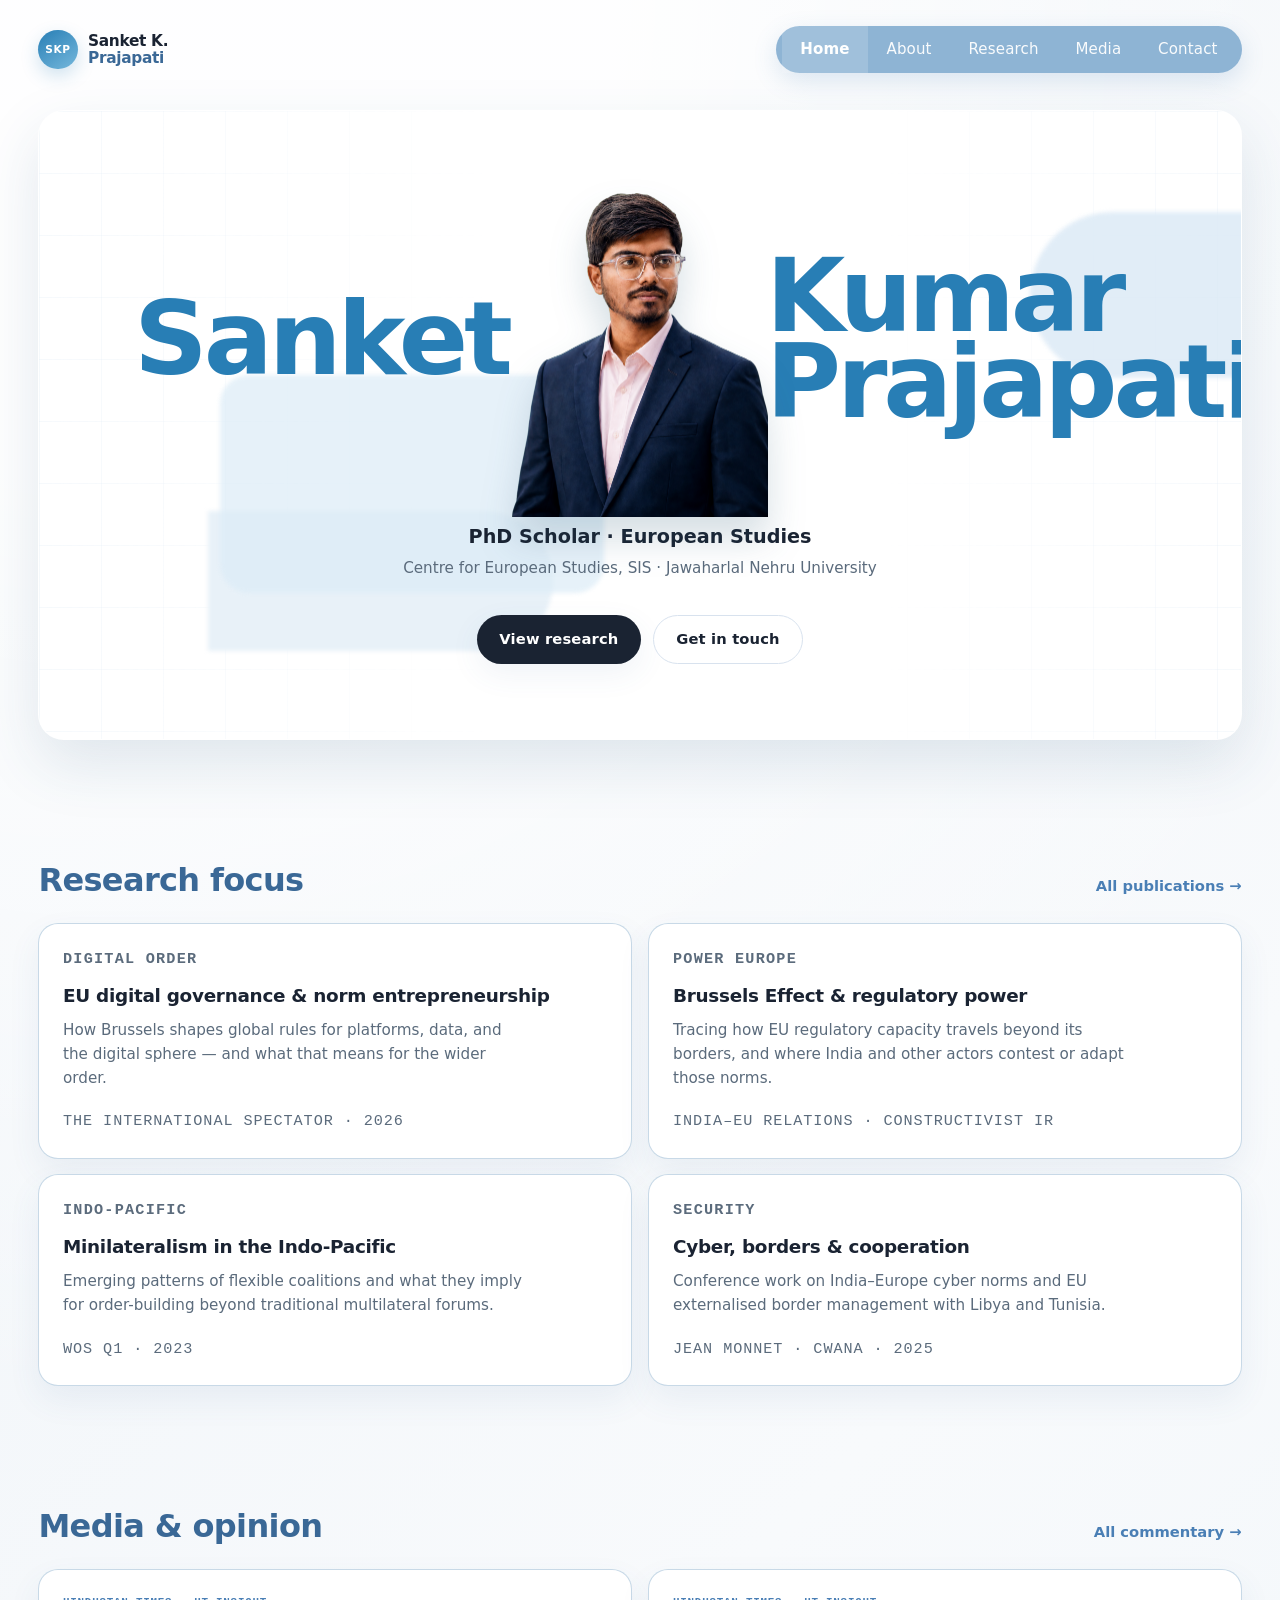
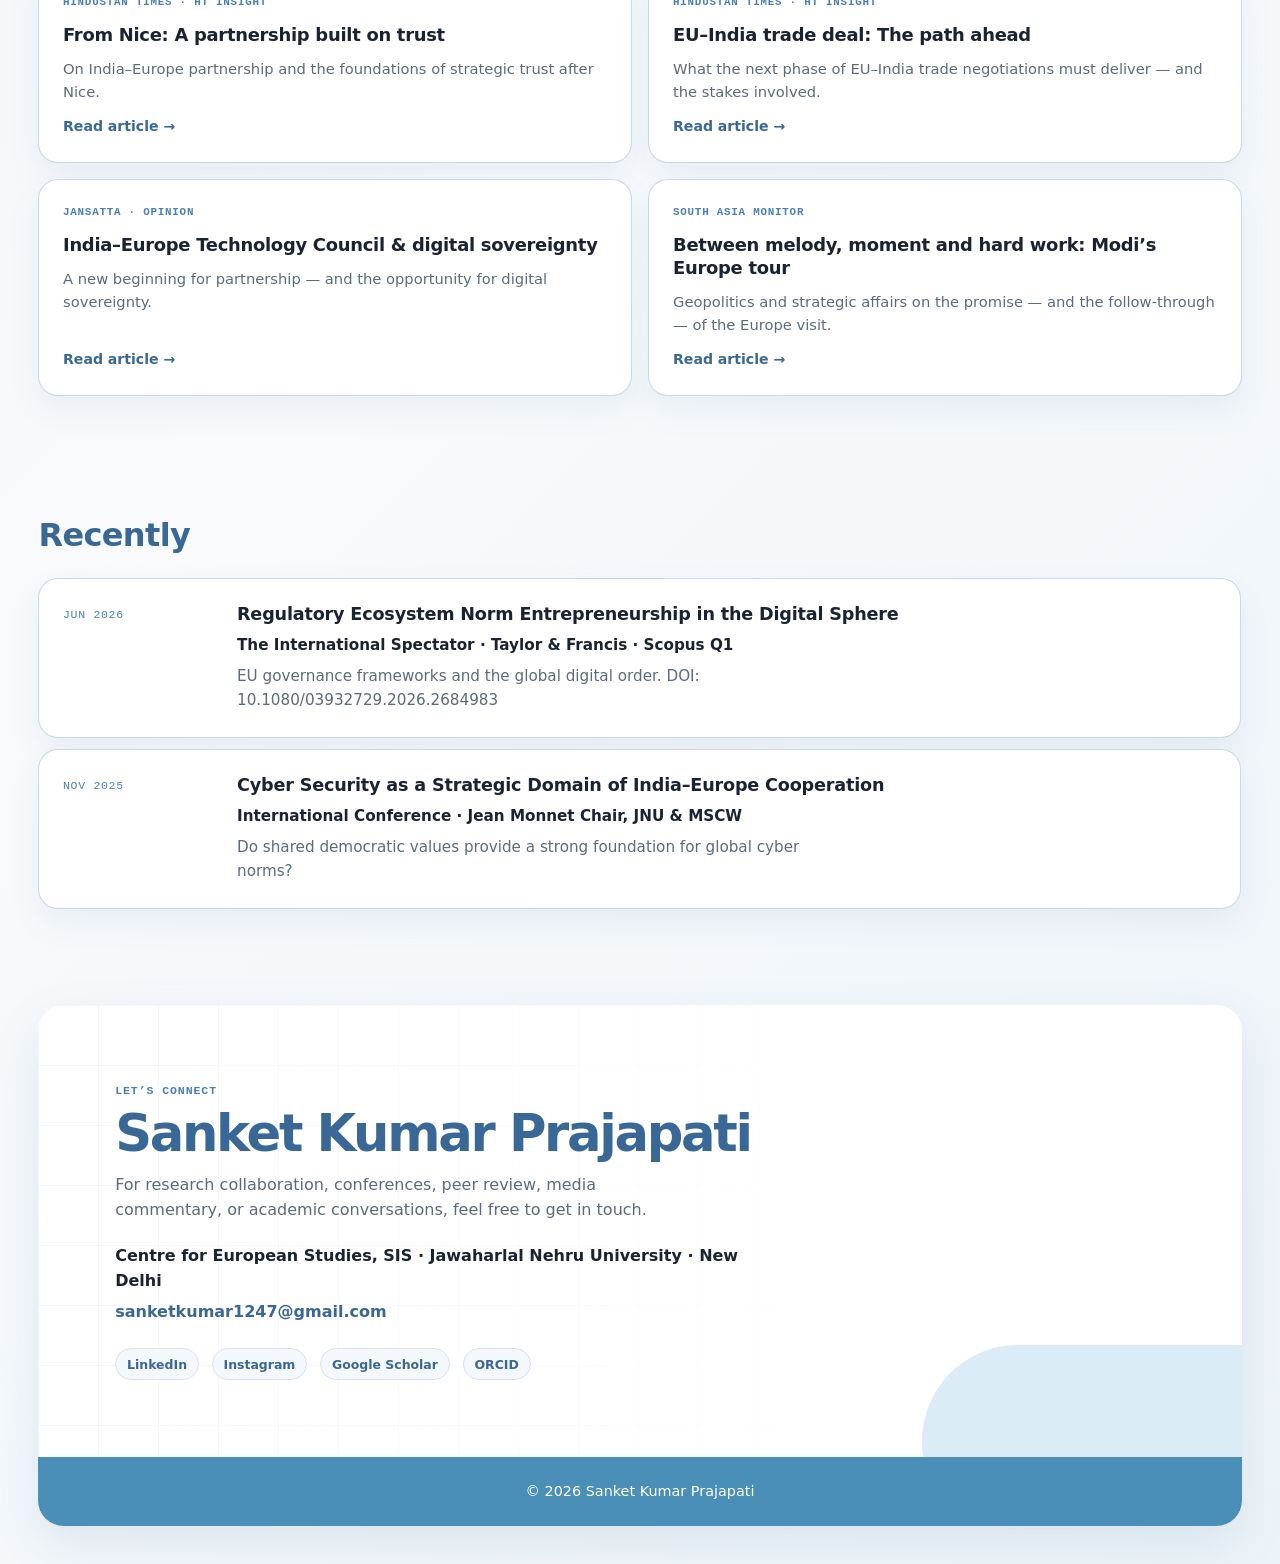
<file: index.html>
<!doctype html>
<html lang="en"><head>
  <!-- Standard HTML Meta Tags -->
<title>Your Name or Company Name</title>
<meta name="description" content="A short description of what you do.">

<!-- Open Graph / Facebook / LinkedIn / WhatsApp -->
<meta property="og:type" content="website">
<meta property="og:url" content="https://www.sanketkumarprajapati.work.gd">
<meta property="og:title" content="Sanket Kumar Prajapati">
<meta property="og:description" content="PhD Scholar at the Centre for European Studies, Jawaharlal Nehru University. Research and media commentary on EU–India relations and digital governance.">


  <meta charset="UTF-8">
  <meta name="viewport" content="width=device-width, initial-scale=1">
  <title>Sanket Kumar Prajapati — PhD Scholar, European Studies</title>
  <meta name="description" content="PhD Scholar at the Centre for European Studies, Jawaharlal Nehru University. Research and media commentary on EU–India relations and digital governance.">
  <link rel="stylesheet" href="styles.css">
</head>
<body>
  <header class="site-header" data-od-id="site-header">
    <div class="header-inner">
      <a class="logo" href="index.html" data-od-id="logo" aria-label="Sanket K. Prajapati — Home"><span class="logo-mark">SKP</span><span>Sanket K. <strong>Prajapati</strong></span></a>
      <button class="nav-toggle" type="button" aria-label="Open menu" aria-expanded="false" data-od-id="nav-toggle">
        <span></span><span></span><span></span>
      </button>
      <nav class="nav" data-od-id="main-nav" aria-label="Primary">
        <a href="index.html" aria-current="page">Home</a>
        <a href="about.html">About</a>
        <a href="research.html">Research</a>
        <a href="media.html">Media</a>
        <a href="contact.html">Contact</a>
      </nav>
    </div>
  </header>

  <main class="main" data-od-id="home-main">
    <section class="hero-stage" data-od-id="home-hero">
      <div class="hero-bg" aria-hidden="true">
        <div class="grid-lines"></div>
        <div class="blob blob-1"></div>
        <div class="blob blob-2"></div>
        <div class="blob blob-3"></div>
      </div>

      <div class="hero-composition">
        <p class="hero-name-left" data-od-id="hero-name-first">Sanket</p>

        <div class="hero-portrait-wrap">
          <figure class="hero-portrait" data-od-id="hero-portrait">
            <img src="assets/sanket-portrait-cutout.png" alt="Portrait of Sanket Kumar Prajapati" width="1023" height="1298">
          </figure>
        </div>

        <p class="hero-name-right" data-od-id="hero-name-last">Kumar<br>Prajapati</p>

        <div class="hero-sub" data-od-id="hero-sub">
          <p class="role">PhD Scholar · European Studies</p>
          <p class="place">Centre for European Studies, SIS · Jawaharlal Nehru University</p>
        </div>

        <div class="hero-actions">
          <a class="btn" href="research.html" data-od-id="cta-research">View research</a>
          <a class="btn btn-ghost" href="contact.html" data-od-id="cta-contact">Get in touch</a>
        </div>
      </div>
    </section>

    <section class="section" data-od-id="home-focus">
      <div class="section-head">
        <h2 class="section-title" data-od-id="focus-title">Research focus</h2>
        <a href="research.html">All publications →</a>
      </div>
      <div class="card-grid" data-od-id="focus-grid">
        <article class="card" data-od-id="focus-card-digital">
          <p class="kicker kicker-accent">Digital order</p>
          <h3>EU digital governance &amp; norm entrepreneurship</h3>
          <p>How Brussels shapes global rules for platforms, data, and the digital sphere — and what that means for the wider order.</p>
          <p class="card-meta">The International Spectator · 2026</p>
        </article>
        <article class="card" data-od-id="focus-card-power">
          <p class="kicker">Power Europe</p>
          <h3>Brussels Effect &amp; regulatory power</h3>
          <p>Tracing how EU regulatory capacity travels beyond its borders, and where India and other actors contest or adapt those norms.</p>
          <p class="card-meta">India–EU relations · constructivist IR</p>
        </article>
        <article class="card" data-od-id="focus-card-minilateral">
          <p class="kicker">Indo-Pacific</p>
          <h3>Minilateralism in the Indo-Pacific</h3>
          <p>Emerging patterns of flexible coalitions and what they imply for order-building beyond traditional multilateral forums.</p>
          <p class="card-meta">WOS Q1 · 2023</p>
        </article>
        <article class="card" data-od-id="focus-card-security">
          <p class="kicker">Security</p>
          <h3>Cyber, borders &amp; cooperation</h3>
          <p>Conference work on India–Europe cyber norms and EU externalised border management with Libya and Tunisia.</p>
          <p class="card-meta">Jean Monnet · CWANA · 2025</p>
        </article>
      </div>
    </section>

    <section class="section" data-od-id="home-media">
      <div class="section-head">
        <h2 class="section-title" data-od-id="media-title">Media &amp; opinion</h2>
        <a href="media.html">All commentary →</a>
      </div>
      <div class="media-grid" data-od-id="media-grid-home">
        <a class="media-card" href="https://www.hindustantimes.com/ht-insight/international-affairs/from-nice-a-partnership-built-on-trust-101782469922329.html" target="_blank" rel="noopener noreferrer" data-od-id="media-ht-nice">
          <span class="outlet">Hindustan Times · HT Insight</span>
          <h3>From Nice: A partnership built on trust</h3>
          <p>On India–Europe partnership and the foundations of strategic trust after Nice.</p>
          <span class="read-link">Read article →</span>
        </a>
        <a class="media-card" href="https://www.hindustantimes.com/ht-insight/international-affairs/euindia-trade-deal-the-path-ahead-101781585048074.html" target="_blank" rel="noopener noreferrer" data-od-id="media-ht-trade">
          <span class="outlet">Hindustan Times · HT Insight</span>
          <h3>EU–India trade deal: The path ahead</h3>
          <p>What the next phase of EU–India trade negotiations must deliver — and the stakes involved.</p>
          <span class="read-link">Read article →</span>
        </a>
        <a class="media-card" href="https://www.jansatta.com/opinion/a-new-beginning-for-partnership-india-europe-technology-council-and-the-opportunity-for-digital-sovereignty/4570527/" target="_blank" rel="noopener noreferrer" data-od-id="media-jansatta">
          <span class="outlet">Jansatta · Opinion</span>
          <h3>India–Europe Technology Council &amp; digital sovereignty</h3>
          <p>A new beginning for partnership — and the opportunity for digital sovereignty.</p>
          <span class="read-link">Read article →</span>
        </a>
        <a class="media-card" href="https://www.southasiamonitor.org/geopolitics-and-strategic-affairs/between-melody-moment-and-hard-work-ahead-modis-europe-tour" target="_blank" rel="noopener noreferrer" data-od-id="media-sam">
          <span class="outlet">South Asia Monitor</span>
          <h3>Between melody, moment and hard work: Modi’s Europe tour</h3>
          <p>Geopolitics and strategic affairs on the promise — and the follow-through — of the Europe visit.</p>
          <span class="read-link">Read article →</span>
        </a>
      </div>
    </section>

    <section class="section" data-od-id="home-recent">
      <div class="section-head">
        <h2 class="section-title" data-od-id="recent-title">Recently</h2>
      </div>
      <div class="stack-list">
        <article class="stack-item" data-od-id="recent-pub-1">
          <p class="stack-date">Jun 2026</p>
          <div class="stack-body">
            <h3>Regulatory Ecosystem Norm Entrepreneurship in the Digital Sphere</h3>
            <p class="org">The International Spectator · Taylor &amp; Francis · Scopus Q1</p>
            <p>EU governance frameworks and the global digital order. DOI: 10.1080/03932729.2026.2684983</p>
          </div>
        </article>
        <article class="stack-item" data-od-id="recent-conf-1">
          <p class="stack-date">Nov 2025</p>
          <div class="stack-body">
            <h3>Cyber Security as a Strategic Domain of India–Europe Cooperation</h3>
            <p class="org">International Conference · Jean Monnet Chair, JNU &amp; MSCW</p>
            <p>Do shared democratic values provide a strong foundation for global cyber norms?</p>
          </div>
        </article>
      </div>
    </section>
  </main>

  <footer class="site-footer footer-showcase" data-od-id="site-footer">
    <div class="footer-showcase-main">
      <div class="footer-grid" aria-hidden="true"></div>
      <div class="footer-copy">
        <p class="kicker kicker-accent">Let’s connect</p>
        <h2>Sanket Kumar Prajapati</h2>
        <p>For research collaboration, conferences, peer review, media commentary, or academic conversations, feel free to get in touch.</p>
        <p class="footer-location">Centre for European Studies, SIS · Jawaharlal Nehru University · New Delhi</p>
        <a class="footer-email" href="mailto:sanketkumar1247@gmail.com">sanketkumar1247@gmail.com</a>
        <div class="footer-social" aria-label="Social profiles">
          <a href="https://in.linkedin.com/in/sanketkumarprajapati" target="_blank" rel="noopener noreferrer">LinkedIn</a>
          <a href="https://www.instagram.com/sk26_sanket/" target="_blank" rel="noopener noreferrer">Instagram</a>
          <a href="https://scholar.google.com/citations?user=kN_yoHwAAAAJ&amp;hl=en" target="_blank" rel="noopener noreferrer">Google Scholar</a>
          <a href="https://orcid.org/0009-0006-2524-7685" target="_blank" rel="noopener noreferrer">ORCID</a>
        </div>
      </div>
    </div>
    <div class="footer-signoff">© <span id="y"></span> Sanket Kumar Prajapati</div>
  </footer>

  <script>
    document.getElementById("y").textContent = new Date().getFullYear();
    (function () {
      var toggle = document.querySelector(".nav-toggle");
      var nav = document.querySelector(".nav");
      if (!toggle || !nav) return;
      toggle.addEventListener("click", function () {
        var open = nav.classList.toggle("is-open");
        toggle.setAttribute("aria-expanded", open ? "true" : "false");
        toggle.setAttribute("aria-label", open ? "Close menu" : "Open menu");
      });
    })();
    (function () {
      var reduceMotion = window.matchMedia("(prefers-reduced-motion: reduce)").matches;
      var hero = document.querySelector(".hero-stage");
      if (!reduceMotion && hero && window.matchMedia("(pointer: fine)").matches) {
        hero.addEventListener("pointermove", function (event) {
          var rect = hero.getBoundingClientRect();
          var x = (event.clientX - rect.left) / rect.width - 0.5;
          var y = (event.clientY - rect.top) / rect.height - 0.5;
          hero.style.setProperty("--pointer-x", (x * 14).toFixed(2) + "px");
          hero.style.setProperty("--pointer-y", (y * 10).toFixed(2) + "px");
        });
        hero.addEventListener("pointerleave", function () {
          hero.style.setProperty("--pointer-x", "0px");
          hero.style.setProperty("--pointer-y", "0px");
        });
      }
      if (!reduceMotion && "IntersectionObserver" in window) {
        document.documentElement.classList.add("has-motion");
        var items = document.querySelectorAll(".section");
        var observer = new IntersectionObserver(function (entries) {
          entries.forEach(function (entry) {
            if (entry.isIntersecting) {
              entry.target.classList.add("is-visible");
              observer.unobserve(entry.target);
            }
          });
        }, { threshold: 0.12 });
        items.forEach(function (item) { observer.observe(item); });
      }
    })();
  </script>


  <script src="site.js"></script>
</body></html>
</file>
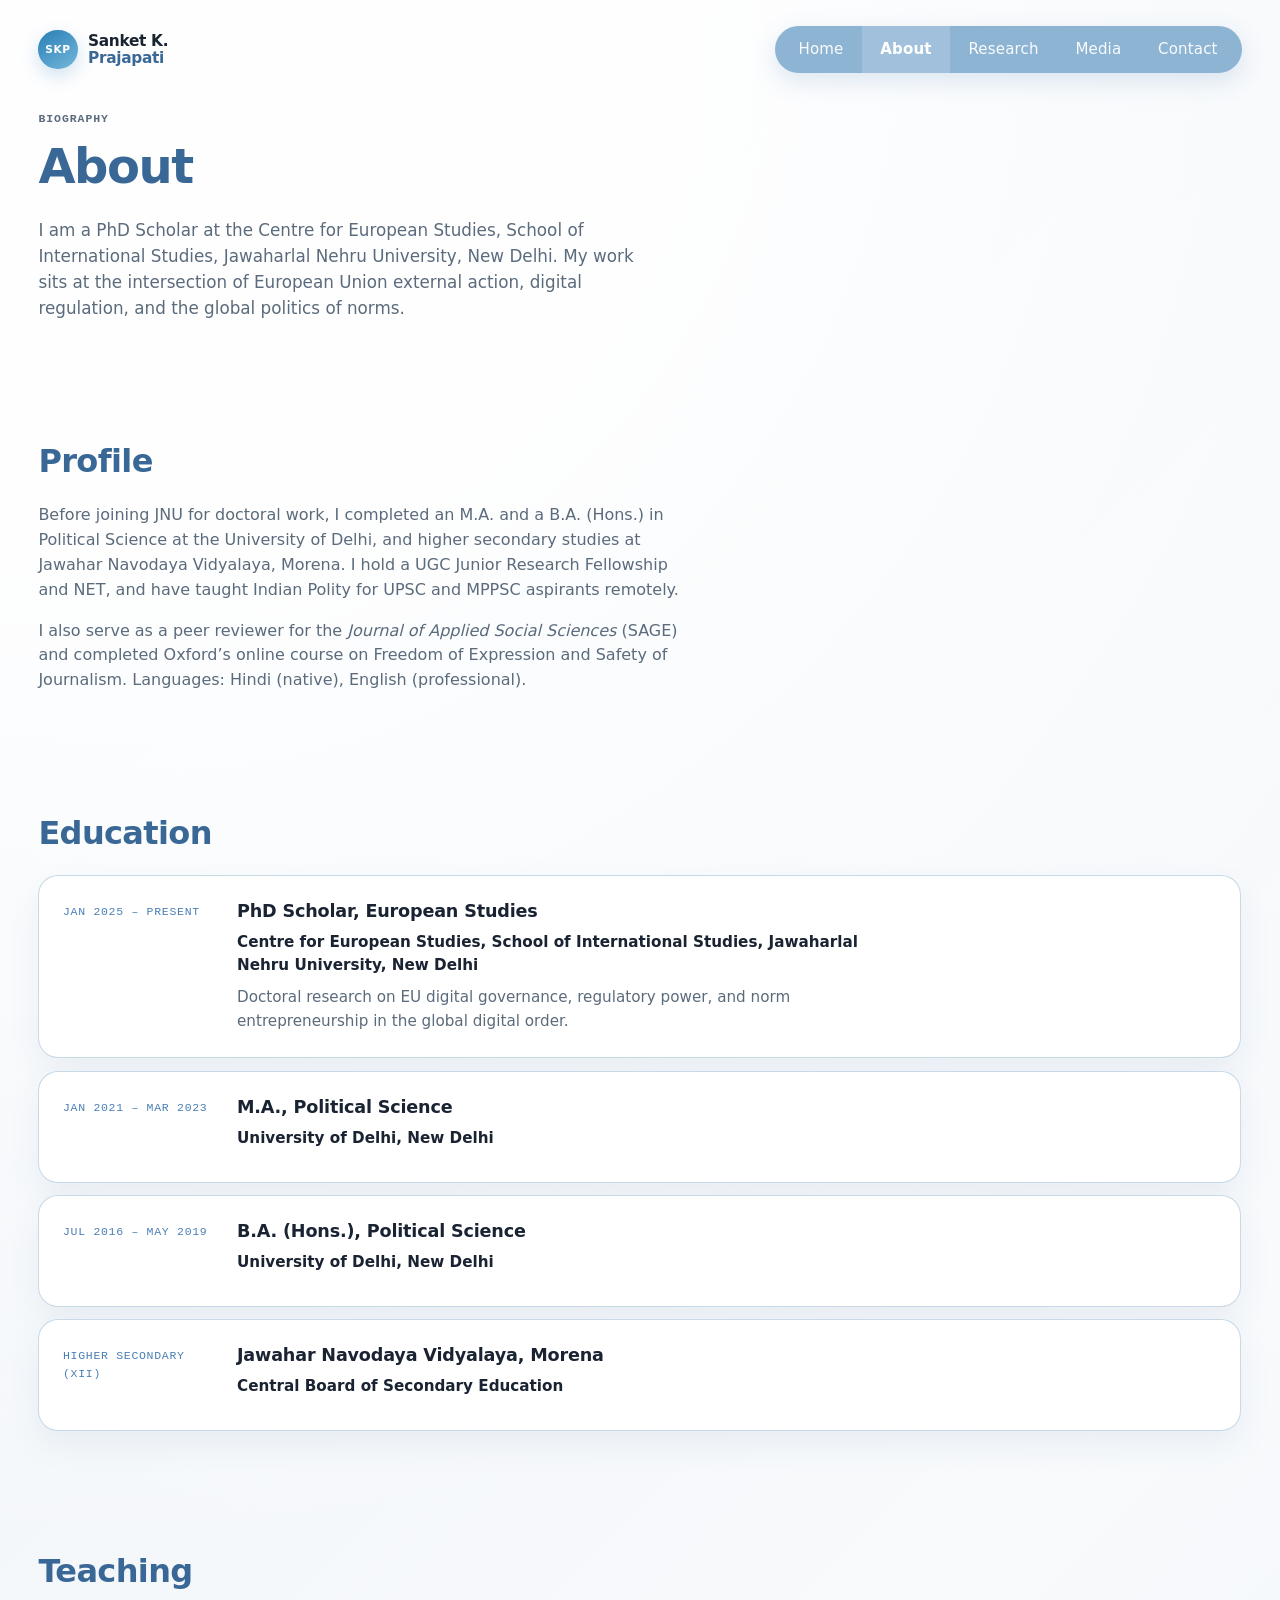
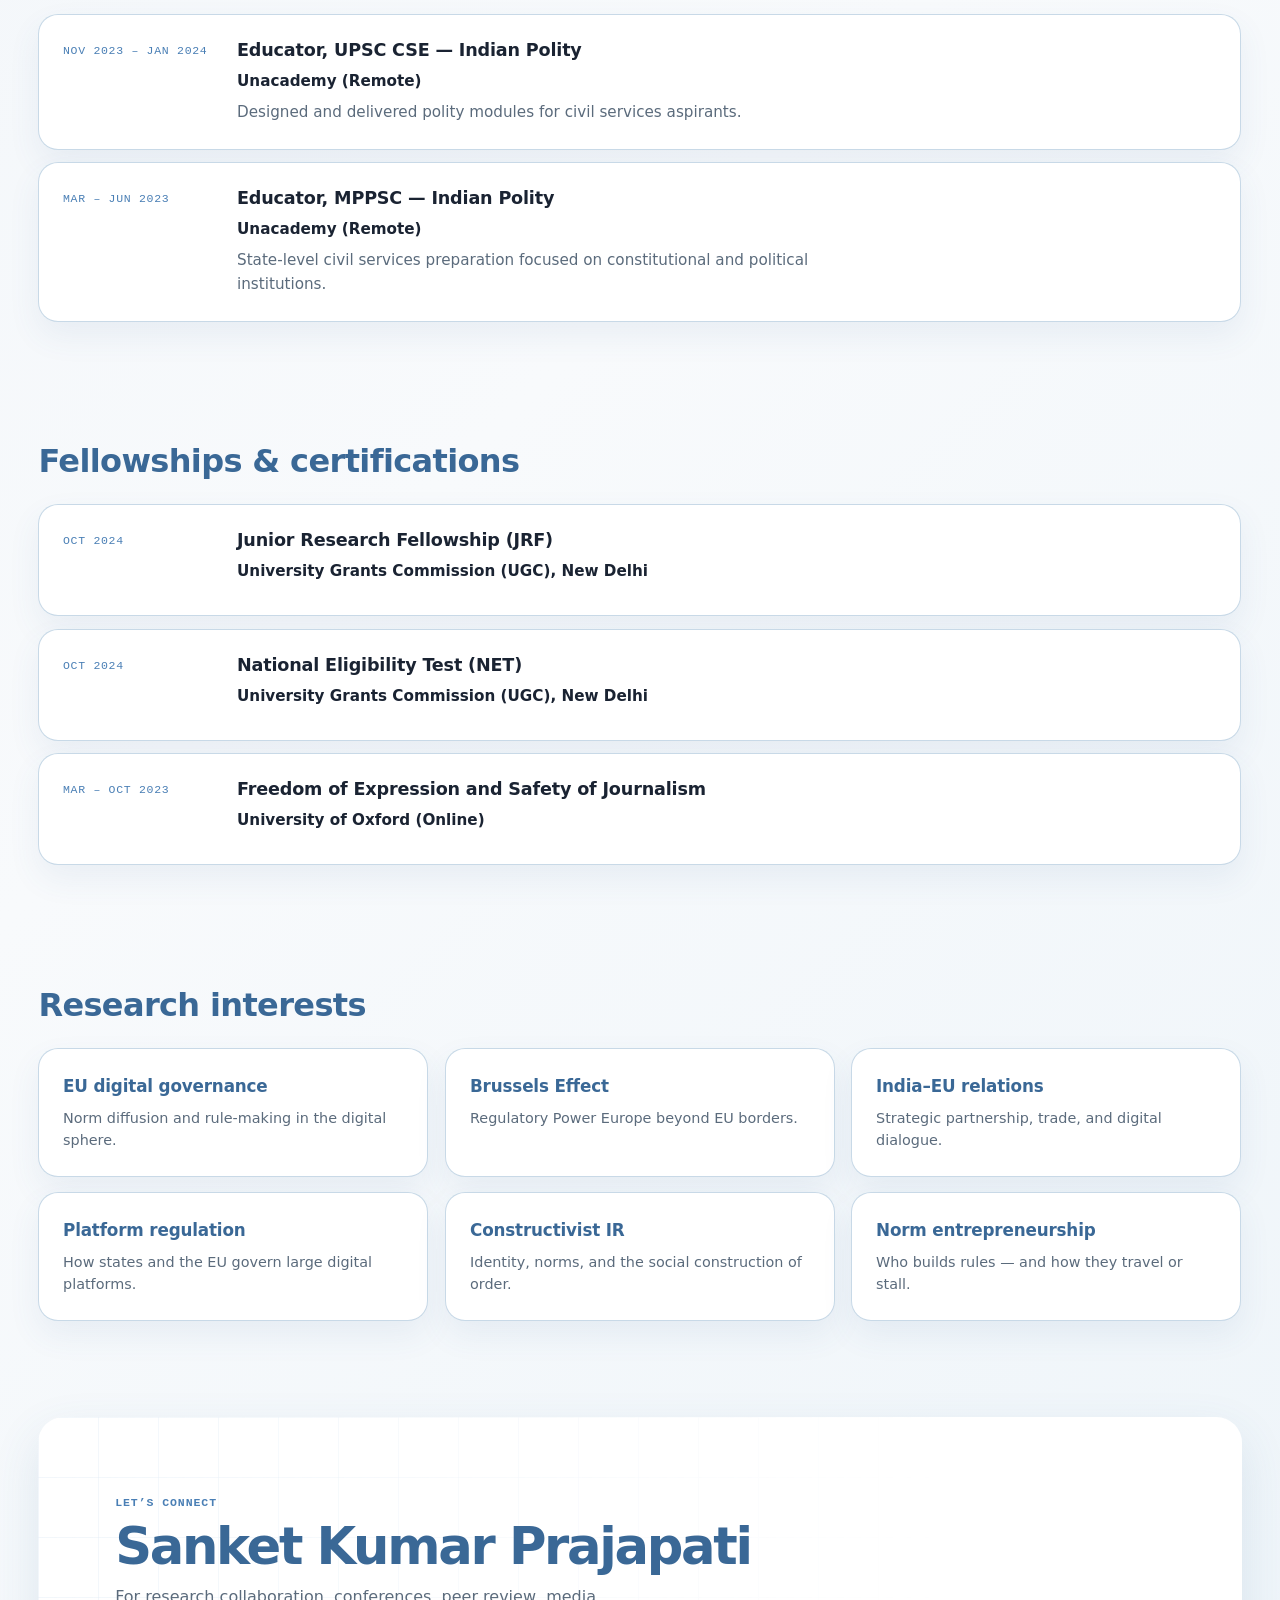
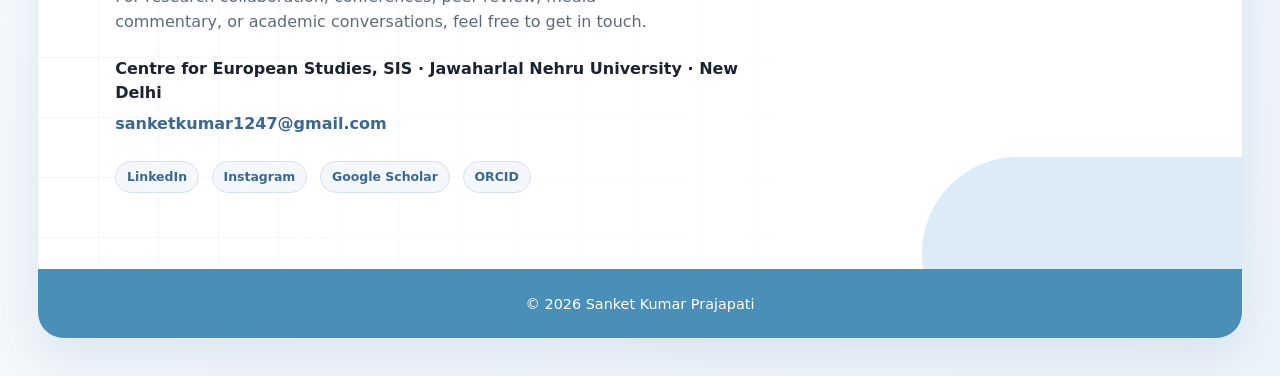
<file: about.html>
<!DOCTYPE html>
<html lang="en">
<head>
  <meta charset="UTF-8" />
  <meta name="viewport" content="width=device-width, initial-scale=1" />
  <title>About — Sanket Kumar Prajapati</title>
  <meta name="description" content="Biography, education, teaching, and fellowships of Sanket Kumar Prajapati, PhD Scholar at JNU Centre for European Studies." />
  <link rel="stylesheet" href="styles.css" />
</head>
<body>
  <header class="site-header" data-od-id="site-header">
    <div class="header-inner">
      <a class="logo" href="index.html" data-od-id="logo" aria-label="Sanket K. Prajapati — Home"><span class="logo-mark">SKP</span><span>Sanket K. <strong>Prajapati</strong></span></a>
      <button class="nav-toggle" type="button" aria-label="Open menu" aria-expanded="false" data-od-id="nav-toggle">
        <span></span><span></span><span></span>
      </button>
      <nav class="nav" data-od-id="main-nav" aria-label="Primary">
        <a href="index.html">Home</a>
        <a href="about.html" aria-current="page">About</a>
        <a href="research.html">Research</a>
        <a href="media.html">Media</a>
        <a href="contact.html">Contact</a>
      </nav>
    </div>
  </header>

  <main class="main" data-od-id="about-main">
    <p class="kicker" data-od-id="about-kicker">Biography</p>
    <h1 class="page-title" data-od-id="about-title">About</h1>
    <p class="page-lead" data-od-id="about-lead">
      I am a PhD Scholar at the Centre for European Studies, School of International Studies, Jawaharlal Nehru University, New Delhi. My work sits at the intersection of European Union external action, digital regulation, and the global politics of norms.
    </p>

    <section class="section" data-od-id="about-bio">
      <div class="section-head">
        <h2 class="section-title">Profile</h2>
      </div>
      <p style="max-width:65ch;color:var(--muted);margin-bottom:var(--space-4)">
        Before joining JNU for doctoral work, I completed an M.A. and a B.A. (Hons.) in Political Science at the University of Delhi, and higher secondary studies at Jawahar Navodaya Vidyalaya, Morena. I hold a UGC Junior Research Fellowship and NET, and have taught Indian Polity for UPSC and MPPSC aspirants remotely.
      </p>
      <p style="max-width:65ch;color:var(--muted)">
        I also serve as a peer reviewer for the <em>Journal of Applied Social Sciences</em> (SAGE) and completed Oxford’s online course on Freedom of Expression and Safety of Journalism. Languages: Hindi (native), English (professional).
      </p>
    </section>

    <section class="section" data-od-id="about-education">
      <div class="section-head">
        <h2 class="section-title">Education</h2>
      </div>
      <div class="stack-list">
        <article class="stack-item" data-od-id="edu-phd">
          <p class="stack-date">Jan 2025 – Present</p>
          <div class="stack-body">
            <h3>PhD Scholar, European Studies</h3>
            <p class="org">Centre for European Studies, School of International Studies, Jawaharlal Nehru University, New Delhi</p>
            <p>Doctoral research on EU digital governance, regulatory power, and norm entrepreneurship in the global digital order.</p>
          </div>
        </article>
        <article class="stack-item" data-od-id="edu-ma">
          <p class="stack-date">Jan 2021 – Mar 2023</p>
          <div class="stack-body">
            <h3>M.A., Political Science</h3>
            <p class="org">University of Delhi, New Delhi</p>
          </div>
        </article>
        <article class="stack-item" data-od-id="edu-ba">
          <p class="stack-date">Jul 2016 – May 2019</p>
          <div class="stack-body">
            <h3>B.A. (Hons.), Political Science</h3>
            <p class="org">University of Delhi, New Delhi</p>
          </div>
        </article>
        <article class="stack-item" data-od-id="edu-xii">
          <p class="stack-date">Higher Secondary (XII)</p>
          <div class="stack-body">
            <h3>Jawahar Navodaya Vidyalaya, Morena</h3>
            <p class="org">Central Board of Secondary Education</p>
          </div>
        </article>
      </div>
    </section>

    <section class="section" data-od-id="about-teaching">
      <div class="section-head">
        <h2 class="section-title">Teaching</h2>
      </div>
      <div class="stack-list">
        <article class="stack-item" data-od-id="teach-upsc">
          <p class="stack-date">Nov 2023 – Jan 2024</p>
          <div class="stack-body">
            <h3>Educator, UPSC CSE — Indian Polity</h3>
            <p class="org">Unacademy (Remote)</p>
            <p>Designed and delivered polity modules for civil services aspirants.</p>
          </div>
        </article>
        <article class="stack-item" data-od-id="teach-mppsc">
          <p class="stack-date">Mar – Jun 2023</p>
          <div class="stack-body">
            <h3>Educator, MPPSC — Indian Polity</h3>
            <p class="org">Unacademy (Remote)</p>
            <p>State-level civil services preparation focused on constitutional and political institutions.</p>
          </div>
        </article>
      </div>
    </section>

    <section class="section" data-od-id="about-fellowships">
      <div class="section-head">
        <h2 class="section-title">Fellowships &amp; certifications</h2>
      </div>
      <div class="stack-list">
        <article class="stack-item" data-od-id="fellow-jrf">
          <p class="stack-date">Oct 2024</p>
          <div class="stack-body">
            <h3>Junior Research Fellowship (JRF)</h3>
            <p class="org">University Grants Commission (UGC), New Delhi</p>
          </div>
        </article>
        <article class="stack-item" data-od-id="fellow-net">
          <p class="stack-date">Oct 2024</p>
          <div class="stack-body">
            <h3>National Eligibility Test (NET)</h3>
            <p class="org">University Grants Commission (UGC), New Delhi</p>
          </div>
        </article>
        <article class="stack-item" data-od-id="fellow-oxford">
          <p class="stack-date">Mar – Oct 2023</p>
          <div class="stack-body">
            <h3>Freedom of Expression and Safety of Journalism</h3>
            <p class="org">University of Oxford (Online)</p>
          </div>
        </article>
      </div>
    </section>

    <section class="section" data-od-id="about-interests">
      <div class="section-head">
        <h2 class="section-title">Research interests</h2>
      </div>
      <div class="interest-grid">
        <div class="interest" data-od-id="interest-eu-digital">
          <h3>EU digital governance</h3>
          <p>Norm diffusion and rule-making in the digital sphere.</p>
        </div>
        <div class="interest" data-od-id="interest-brussels">
          <h3>Brussels Effect</h3>
          <p>Regulatory Power Europe beyond EU borders.</p>
        </div>
        <div class="interest" data-od-id="interest-india-eu">
          <h3>India–EU relations</h3>
          <p>Strategic partnership, trade, and digital dialogue.</p>
        </div>
        <div class="interest" data-od-id="interest-platforms">
          <h3>Platform regulation</h3>
          <p>How states and the EU govern large digital platforms.</p>
        </div>
        <div class="interest" data-od-id="interest-ir">
          <h3>Constructivist IR</h3>
          <p>Identity, norms, and the social construction of order.</p>
        </div>
        <div class="interest" data-od-id="interest-norms">
          <h3>Norm entrepreneurship</h3>
          <p>Who builds rules — and how they travel or stall.</p>
        </div>
      </div>
    </section>
  </main>

  <footer class="site-footer footer-showcase" data-od-id="site-footer">
    <div class="footer-showcase-main"><div class="footer-grid" aria-hidden="true"></div><div class="footer-copy"><p class="kicker kicker-accent">Let’s connect</p><h2>Sanket Kumar Prajapati</h2><p>For research collaboration, conferences, peer review, media commentary, or academic conversations, feel free to get in touch.</p><p class="footer-location">Centre for European Studies, SIS · Jawaharlal Nehru University · New Delhi</p><a class="footer-email" href="mailto:sanketkumar1247@gmail.com">sanketkumar1247@gmail.com</a><div class="footer-social" aria-label="Social profiles"><a href="https://in.linkedin.com/in/sanketkumarprajapati" target="_blank" rel="noopener noreferrer">LinkedIn</a><a href="https://www.instagram.com/sk26_sanket/" target="_blank" rel="noopener noreferrer">Instagram</a><a href="https://scholar.google.com/citations?user=kN_yoHwAAAAJ&amp;hl=en" target="_blank" rel="noopener noreferrer">Google Scholar</a><a href="https://orcid.org/0009-0006-2524-7685" target="_blank" rel="noopener noreferrer">ORCID</a></div></div></div>
    <div class="footer-signoff">© <span id="y"></span> Sanket Kumar Prajapati</div>
  </footer>

  <script>
    document.getElementById("y").textContent = new Date().getFullYear();
    (function () {
      var toggle = document.querySelector(".nav-toggle");
      var nav = document.querySelector(".nav");
      if (!toggle || !nav) return;
      toggle.addEventListener("click", function () {
        var open = nav.classList.toggle("is-open");
        toggle.setAttribute("aria-expanded", open ? "true" : "false");
        toggle.setAttribute("aria-label", open ? "Close menu" : "Open menu");
      });
    })();
  </script>
  <script src="site.js"></script>
</body>
</html>
</file>
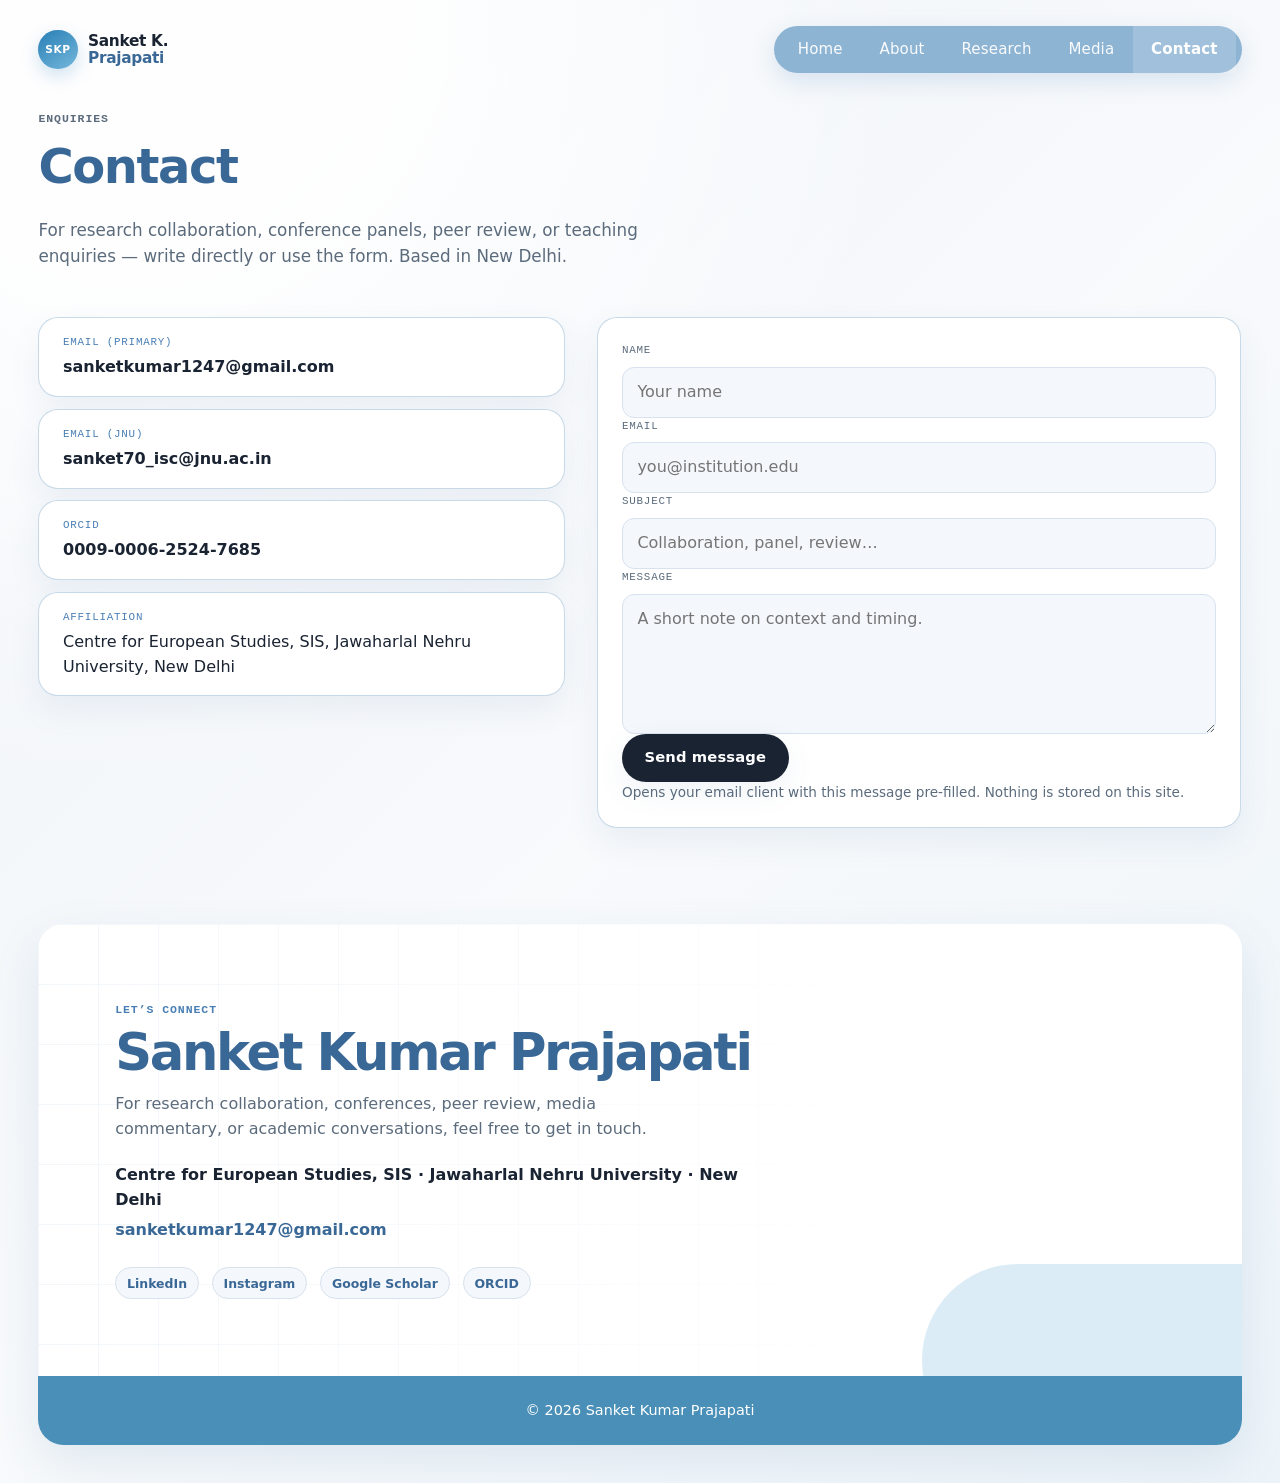
<file: contact.html>
<!doctype html>
<html lang="en"><head>
  <meta charset="UTF-8">
  <meta name="viewport" content="width=device-width, initial-scale=1">
  <title>Contact — Sanket Kumar Prajapati</title>
  <meta name="description" content="Contact Sanket Kumar Prajapati for research collaboration, teaching, or academic enquiries.">
  <link rel="stylesheet" href="styles.css">
</head>
<body>
  <header class="site-header" data-od-id="site-header">
    <div class="header-inner">
      <a class="logo" href="index.html" data-od-id="logo" aria-label="Sanket K. Prajapati — Home"><span class="logo-mark">SKP</span><span>Sanket K. <strong>Prajapati</strong></span></a>
      <button class="nav-toggle" type="button" aria-label="Open menu" aria-expanded="false" data-od-id="nav-toggle">
        <span></span><span></span><span></span>
      </button>
      <nav class="nav" data-od-id="main-nav" aria-label="Primary">
        <a href="index.html">Home</a>
        <a href="about.html">About</a>
        <a href="research.html">Research</a>
        <a href="media.html">Media</a>
        <a href="contact.html" aria-current="page">Contact</a>
      </nav>
    </div>
  </header>

  <main class="main" data-od-id="contact-main">
    <p class="kicker" data-od-id="contact-kicker">Enquiries</p>
    <h1 class="page-title" data-od-id="contact-title">Contact</h1>
    <p class="page-lead" data-od-id="contact-lead">
      For research collaboration, conference panels, peer review, or teaching enquiries — write directly or use the form. Based in New Delhi.
    </p>

    <div class="contact-grid" data-od-id="contact-grid">
      <div>
        <ul class="contact-list" data-od-id="contact-details">
          <li>
            <span class="label">Email (primary)</span>
            <a href="mailto:sanketkumar1247@gmail.com">sanketkumar1247@gmail.com</a>
          </li>
          <li>
            <span class="label">Email (JNU)</span>
            <a href="mailto:sanket70_isc@jnu.ac.in">sanket70_isc@jnu.ac.in</a>
          </li>
          
          <li>
            <span class="label">ORCID</span>
            <a href="https://orcid.org/0009-0006-2524-7685" rel="noopener noreferrer" target="_blank">0009-0006-2524-7685</a>
          </li>
          <li>
            <span class="label">Affiliation</span>
            <span>Centre for European Studies, SIS, Jawaharlal Nehru University, New Delhi</span>
          </li>
        </ul>
      </div>

      <form class="form" id="contact-form" data-od-id="contact-form" novalidate="">
        <div class="form-fields">
          <div class="field">
            <label for="name">Name</label>
            <input id="name" name="name" type="text" autocomplete="name" required="" placeholder="Your name">
          </div>
          <div class="field">
            <label for="email">Email</label>
            <input id="email" name="email" type="email" autocomplete="email" required="" placeholder="you@institution.edu">
          </div>
          <div class="field">
            <label for="subject">Subject</label>
            <input id="subject" name="subject" type="text" required="" placeholder="Collaboration, panel, review…">
          </div>
          <div class="field">
            <label for="message">Message</label>
            <textarea id="message" name="message" required="" placeholder="A short note on context and timing."></textarea>
          </div>
          <button class="btn" type="submit" data-od-id="contact-submit">Send message</button>
          <p class="form-note">Opens your email client with this message pre-filled. Nothing is stored on this site.</p>
        </div>
        <div class="form-success" role="status" data-od-id="contact-success">
          Your email client should open shortly. If it does not, write to
          <a href="mailto:sanketkumar1247@gmail.com">sanketkumar1247@gmail.com</a>.
        </div>
      </form>
    </div>
  </main>

  <footer class="site-footer footer-showcase" data-od-id="site-footer">
    <div class="footer-showcase-main"><div class="footer-grid" aria-hidden="true"></div><div class="footer-copy"><p class="kicker kicker-accent">Let’s connect</p><h2>Sanket Kumar Prajapati</h2><p>For research collaboration, conferences, peer review, media commentary, or academic conversations, feel free to get in touch.</p><p class="footer-location">Centre for European Studies, SIS · Jawaharlal Nehru University · New Delhi</p><a class="footer-email" href="mailto:sanketkumar1247@gmail.com">sanketkumar1247@gmail.com</a><div class="footer-social" aria-label="Social profiles"><a href="https://in.linkedin.com/in/sanketkumarprajapati" target="_blank" rel="noopener noreferrer">LinkedIn</a><a href="https://www.instagram.com/sk26_sanket/" target="_blank" rel="noopener noreferrer">Instagram</a><a href="https://scholar.google.com/citations?user=kN_yoHwAAAAJ&amp;hl=en" target="_blank" rel="noopener noreferrer">Google Scholar</a><a href="https://orcid.org/0009-0006-2524-7685" target="_blank" rel="noopener noreferrer">ORCID</a></div></div></div>
    <div class="footer-signoff">© <span id="y"></span> Sanket Kumar Prajapati</div>
  </footer>

  <script>
    document.getElementById("y").textContent = new Date().getFullYear();
    (function () {
      var toggle = document.querySelector(".nav-toggle");
      var nav = document.querySelector(".nav");
      if (!toggle || !nav) return;
      toggle.addEventListener("click", function () {
        var open = nav.classList.toggle("is-open");
        toggle.setAttribute("aria-expanded", open ? "true" : "false");
        toggle.setAttribute("aria-label", open ? "Close menu" : "Open menu");
      });
    })();
    (function () {
      var form = document.getElementById("contact-form");
      if (!form) return;
      form.addEventListener("submit", function (e) {
        e.preventDefault();
        var name = form.name.value.trim();
        var email = form.email.value.trim();
        var subject = form.subject.value.trim();
        var message = form.message.value.trim();
        if (!name || !email || !subject || !message) {
          form.reportValidity();
          return;
        }
        var body =
          "Name: " + name + "\nEmail: " + email + "\n\n" + message;
        var href =
          "mailto:sanketkumar1247@gmail.com?subject=" +
          encodeURIComponent(subject) +
          "&body=" +
          encodeURIComponent(body);
        window.location.href = href;
        form.classList.add("is-sent");
      });
    })();
  </script>


  <script src="site.js"></script>
</body></html>
</file>
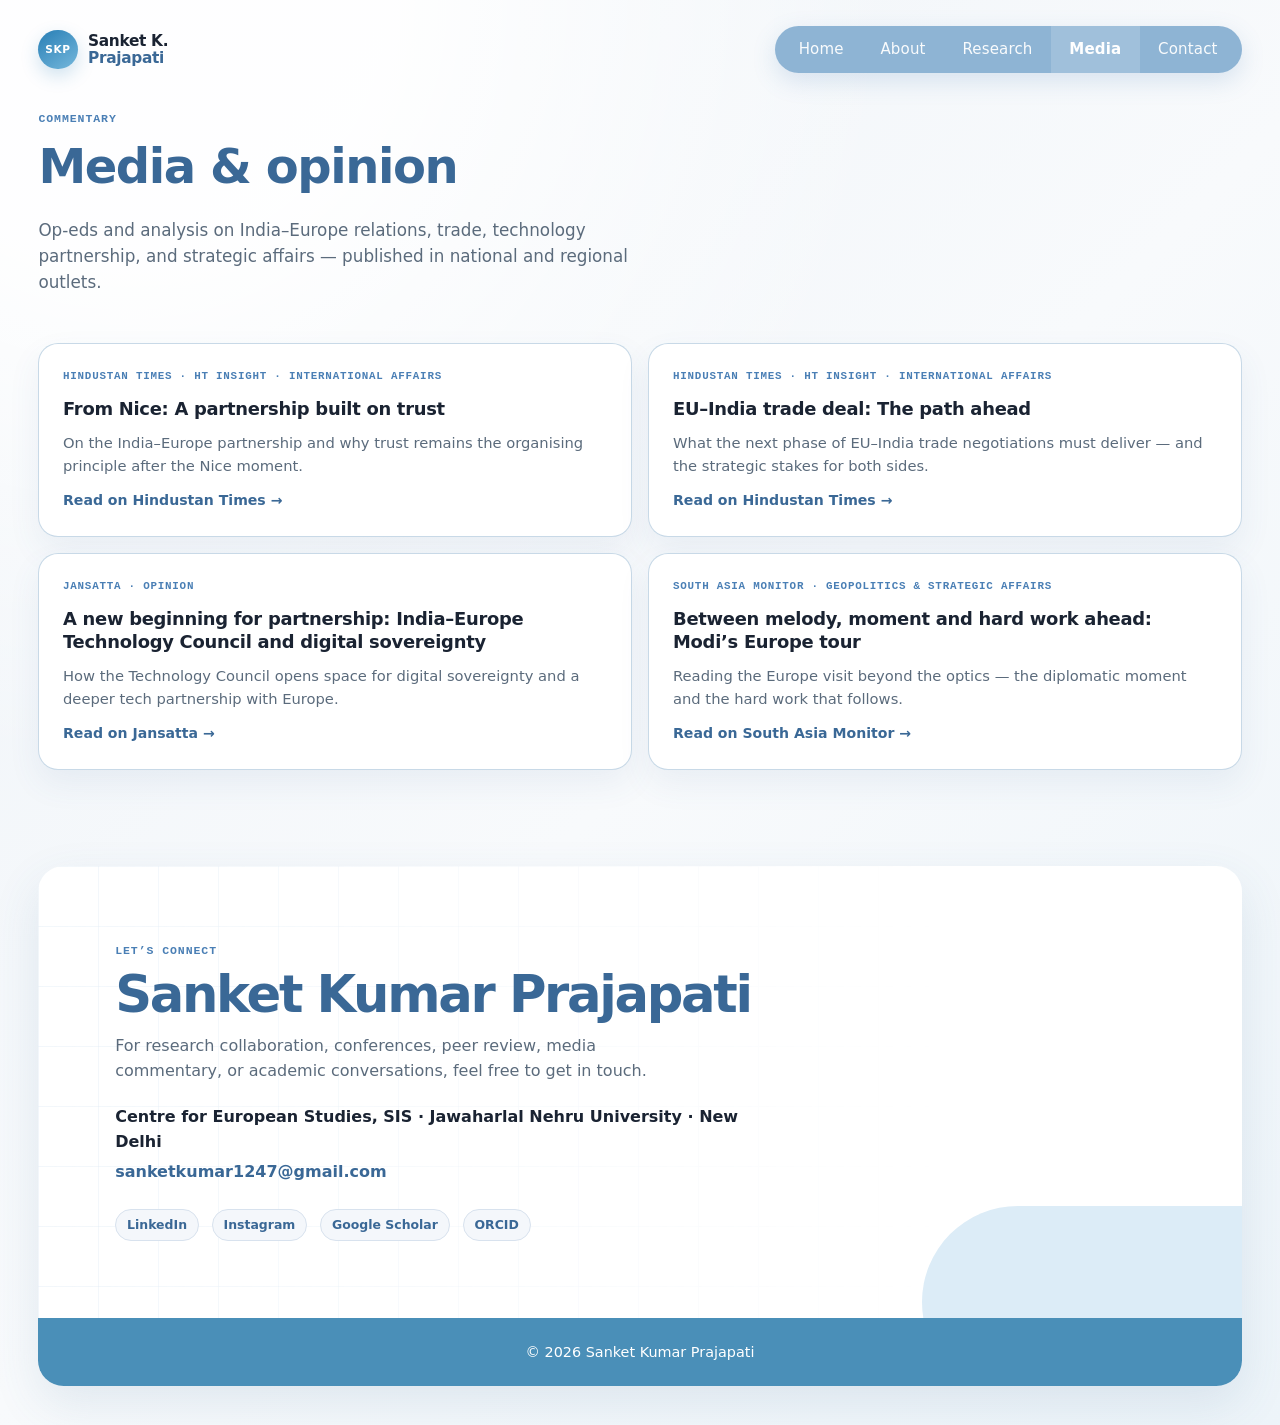
<file: media.html>
<!DOCTYPE html>
<html lang="en">
<head>
  <meta charset="UTF-8" />
  <meta name="viewport" content="width=device-width, initial-scale=1" />
  <title>Media &amp; Opinion — Sanket Kumar Prajapati</title>
  <meta name="description" content="Opinion and media writing by Sanket Kumar Prajapati in Hindustan Times, Jansatta, and South Asia Monitor." />
  <link rel="stylesheet" href="styles.css" />
</head>
<body>
  <header class="site-header" data-od-id="site-header">
    <div class="header-inner">
      <a class="logo" href="index.html" data-od-id="logo" aria-label="Sanket K. Prajapati — Home"><span class="logo-mark">SKP</span><span>Sanket K. <strong>Prajapati</strong></span></a>
      <button class="nav-toggle" type="button" aria-label="Open menu" aria-expanded="false" data-od-id="nav-toggle">
        <span></span><span></span><span></span>
      </button>
      <nav class="nav" data-od-id="main-nav" aria-label="Primary">
        <a href="index.html">Home</a>
        <a href="about.html">About</a>
        <a href="research.html">Research</a>
        <a href="media.html" aria-current="page">Media</a>
        <a href="contact.html">Contact</a>
      </nav>
    </div>
  </header>

  <main class="main" data-od-id="media-main">
    <p class="kicker kicker-accent" data-od-id="media-kicker">Commentary</p>
    <h1 class="page-title" data-od-id="media-page-title">Media &amp; opinion</h1>
    <p class="page-lead" data-od-id="media-lead">
      Op-eds and analysis on India–Europe relations, trade, technology partnership, and strategic affairs — published in national and regional outlets.
    </p>

    <div class="media-grid" data-od-id="media-grid-full">
      <a class="media-card" href="https://www.hindustantimes.com/ht-insight/international-affairs/from-nice-a-partnership-built-on-trust-101782469922329.html" target="_blank" rel="noopener noreferrer" data-od-id="media-card-nice">
        <span class="outlet">Hindustan Times · HT Insight · International Affairs</span>
        <h3>From Nice: A partnership built on trust</h3>
        <p>On the India–Europe partnership and why trust remains the organising principle after the Nice moment.</p>
        <span class="read-link">Read on Hindustan Times →</span>
      </a>

      <a class="media-card" href="https://www.hindustantimes.com/ht-insight/international-affairs/euindia-trade-deal-the-path-ahead-101781585048074.html" target="_blank" rel="noopener noreferrer" data-od-id="media-card-trade">
        <span class="outlet">Hindustan Times · HT Insight · International Affairs</span>
        <h3>EU–India trade deal: The path ahead</h3>
        <p>What the next phase of EU–India trade negotiations must deliver — and the strategic stakes for both sides.</p>
        <span class="read-link">Read on Hindustan Times →</span>
      </a>

      <a class="media-card" href="https://www.jansatta.com/opinion/a-new-beginning-for-partnership-india-europe-technology-council-and-the-opportunity-for-digital-sovereignty/4570527/" target="_blank" rel="noopener noreferrer" data-od-id="media-card-jansatta">
        <span class="outlet">Jansatta · Opinion</span>
        <h3>A new beginning for partnership: India–Europe Technology Council and digital sovereignty</h3>
        <p>How the Technology Council opens space for digital sovereignty and a deeper tech partnership with Europe.</p>
        <span class="read-link">Read on Jansatta →</span>
      </a>

      <a class="media-card" href="https://www.southasiamonitor.org/geopolitics-and-strategic-affairs/between-melody-moment-and-hard-work-ahead-modis-europe-tour" target="_blank" rel="noopener noreferrer" data-od-id="media-card-sam">
        <span class="outlet">South Asia Monitor · Geopolitics &amp; Strategic Affairs</span>
        <h3>Between melody, moment and hard work ahead: Modi’s Europe tour</h3>
        <p>Reading the Europe visit beyond the optics — the diplomatic moment and the hard work that follows.</p>
        <span class="read-link">Read on South Asia Monitor →</span>
      </a>
    </div>
  </main>

  <footer class="site-footer footer-showcase" data-od-id="site-footer">
    <div class="footer-showcase-main"><div class="footer-grid" aria-hidden="true"></div><div class="footer-copy"><p class="kicker kicker-accent">Let’s connect</p><h2>Sanket Kumar Prajapati</h2><p>For research collaboration, conferences, peer review, media commentary, or academic conversations, feel free to get in touch.</p><p class="footer-location">Centre for European Studies, SIS · Jawaharlal Nehru University · New Delhi</p><a class="footer-email" href="mailto:sanketkumar1247@gmail.com">sanketkumar1247@gmail.com</a><div class="footer-social" aria-label="Social profiles"><a href="https://in.linkedin.com/in/sanketkumarprajapati" target="_blank" rel="noopener noreferrer">LinkedIn</a><a href="https://www.instagram.com/sk26_sanket/" target="_blank" rel="noopener noreferrer">Instagram</a><a href="https://scholar.google.com/citations?user=kN_yoHwAAAAJ&amp;hl=en" target="_blank" rel="noopener noreferrer">Google Scholar</a><a href="https://orcid.org/0009-0006-2524-7685" target="_blank" rel="noopener noreferrer">ORCID</a></div></div></div>
    <div class="footer-signoff">© <span id="y"></span> Sanket Kumar Prajapati</div>
  </footer>

  <script>
    document.getElementById("y").textContent = new Date().getFullYear();
    (function () {
      var toggle = document.querySelector(".nav-toggle");
      var nav = document.querySelector(".nav");
      if (!toggle || !nav) return;
      toggle.addEventListener("click", function () {
        var open = nav.classList.toggle("is-open");
        toggle.setAttribute("aria-expanded", open ? "true" : "false");
        toggle.setAttribute("aria-label", open ? "Close menu" : "Open menu");
      });
    })();
  </script>
  <script src="site.js"></script>
</body>
</html>
</file>
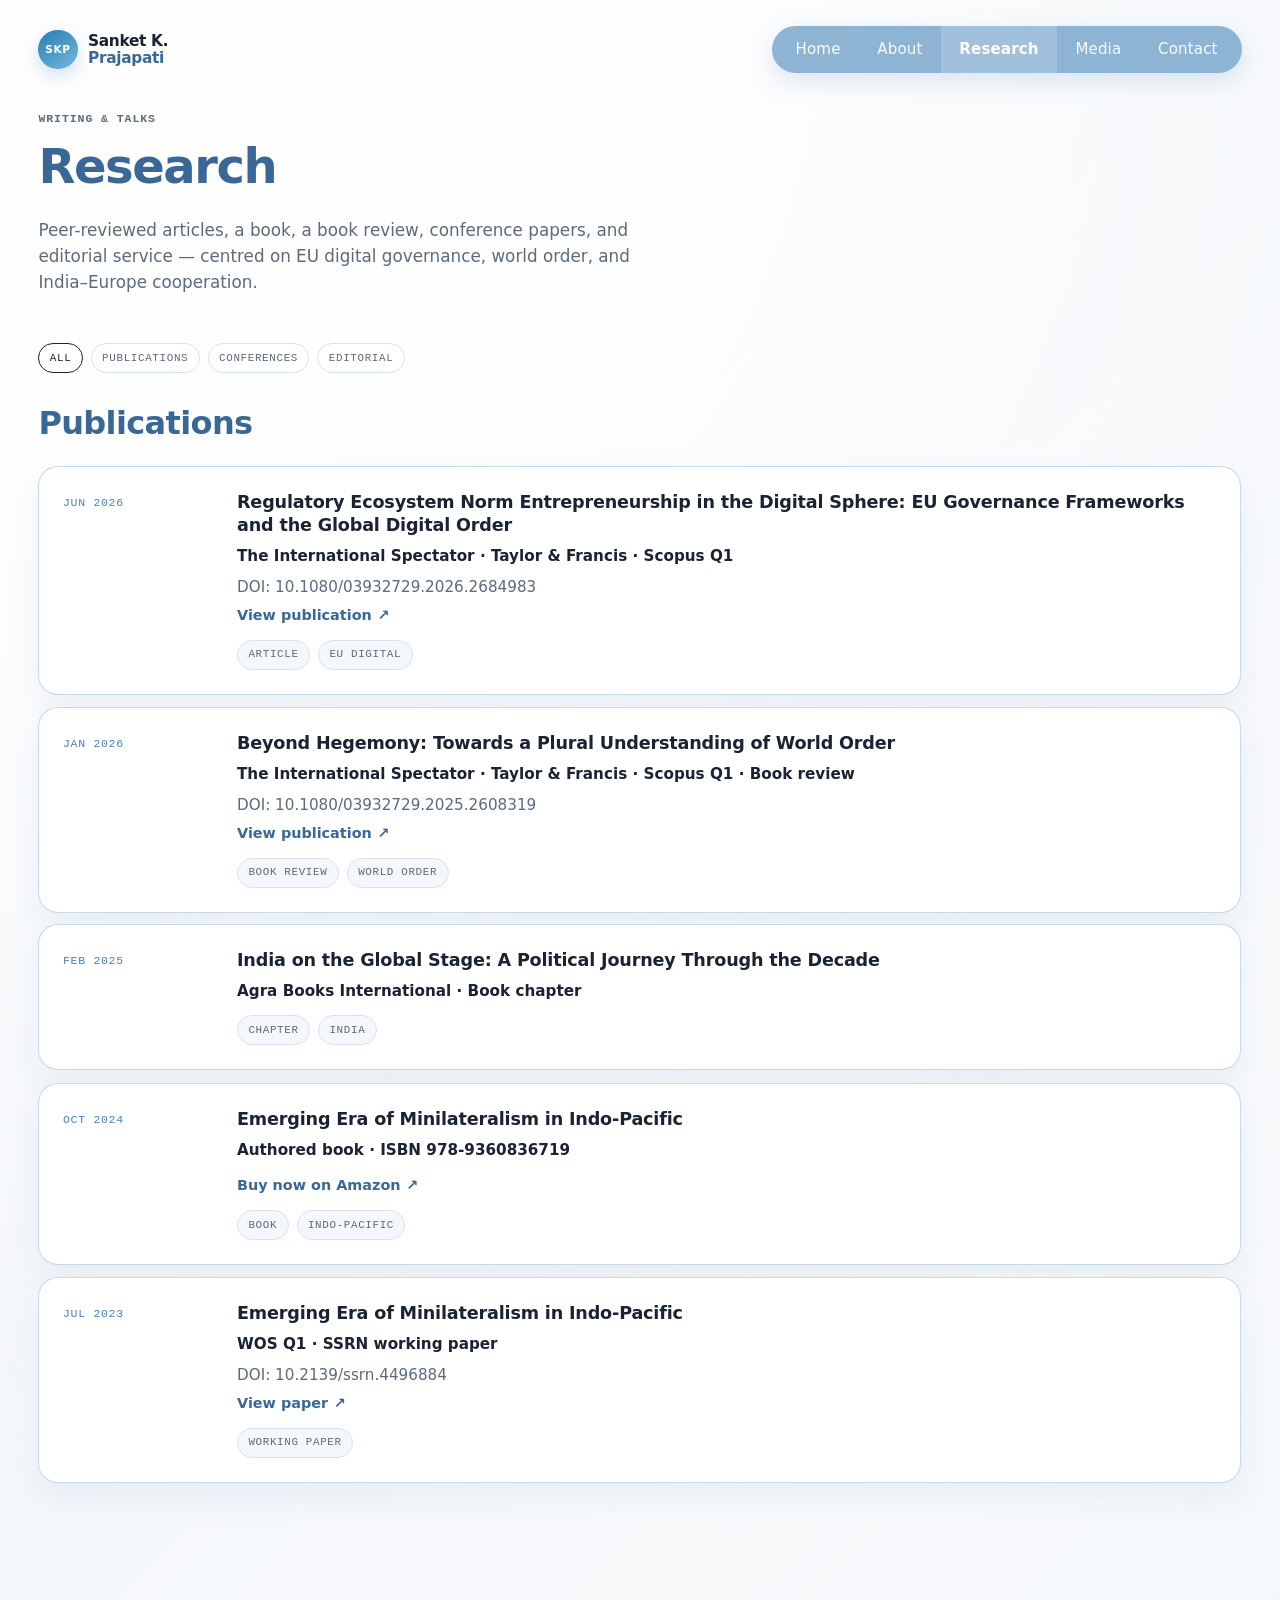
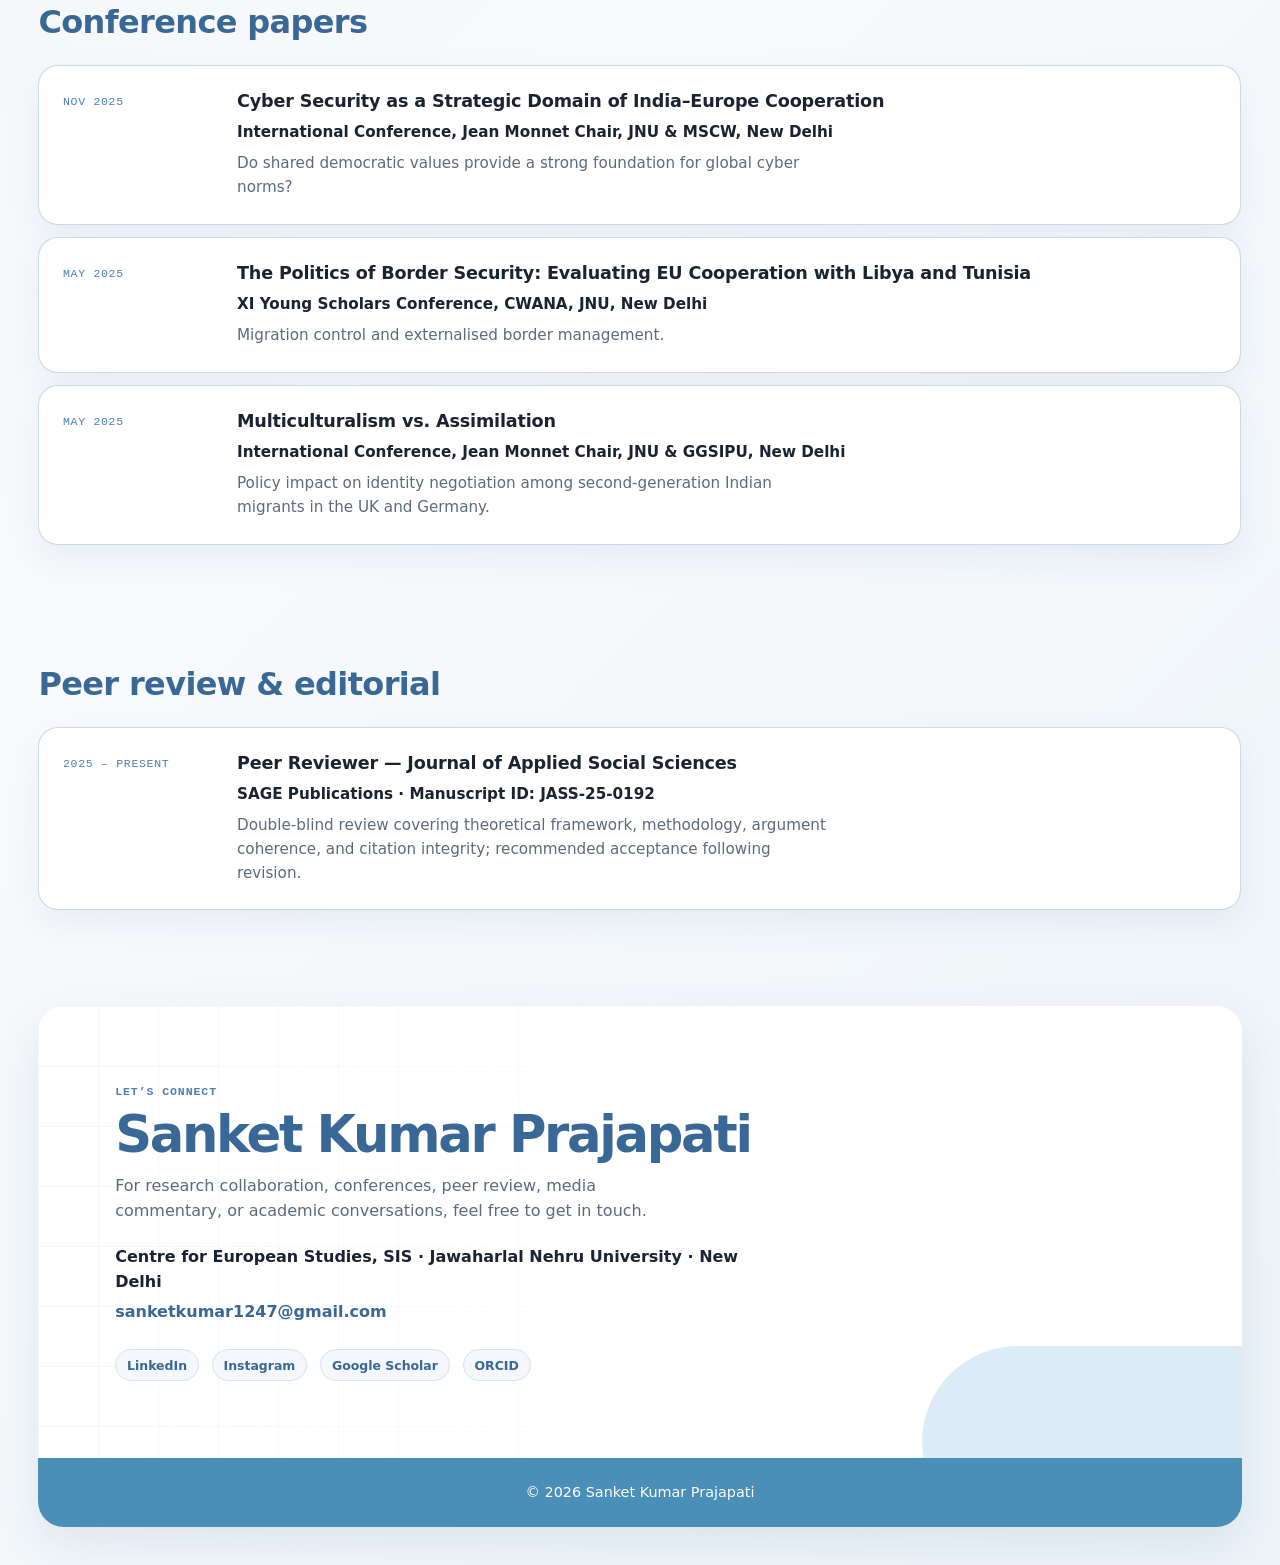
<file: research.html>
<!DOCTYPE html>
<html lang="en">
<head>
  <meta charset="UTF-8" />
  <meta name="viewport" content="width=device-width, initial-scale=1" />
  <title>Research — Sanket Kumar Prajapati</title>
  <meta name="description" content="Publications, conference papers, and editorial service by Sanket Kumar Prajapati." />
  <link rel="stylesheet" href="styles.css" />
</head>
<body>
  <header class="site-header" data-od-id="site-header">
    <div class="header-inner">
      <a class="logo" href="index.html" data-od-id="logo" aria-label="Sanket K. Prajapati — Home"><span class="logo-mark">SKP</span><span>Sanket K. <strong>Prajapati</strong></span></a>
      <button class="nav-toggle" type="button" aria-label="Open menu" aria-expanded="false" data-od-id="nav-toggle">
        <span></span><span></span><span></span>
      </button>
      <nav class="nav" data-od-id="main-nav" aria-label="Primary">
        <a href="index.html">Home</a>
        <a href="about.html">About</a>
        <a href="research.html" aria-current="page">Research</a>
        <a href="media.html">Media</a>
        <a href="contact.html">Contact</a>
      </nav>
    </div>
  </header>

  <main class="main" data-od-id="research-main">
    <p class="kicker" data-od-id="research-kicker">Writing &amp; talks</p>
    <h1 class="page-title" data-od-id="research-title">Research</h1>
    <p class="page-lead" data-od-id="research-lead">
      Peer-reviewed articles, a book, a book review, conference papers, and editorial service — centred on EU digital governance, world order, and India–Europe cooperation.
    </p>

    <div class="tag-row" data-od-id="research-filters" role="tablist" aria-label="Filter research">
      <button type="button" class="tag filter-btn is-active" data-filter="all" role="tab" aria-selected="true">All</button>
      <button type="button" class="tag filter-btn" data-filter="publication" role="tab" aria-selected="false">Publications</button>
      <button type="button" class="tag filter-btn" data-filter="conference" role="tab" aria-selected="false">Conferences</button>
      <button type="button" class="tag filter-btn" data-filter="service" role="tab" aria-selected="false">Editorial</button>
    </div>

    <section class="section" data-od-id="research-publications" style="margin-top:var(--space-6);padding-top:0;border-top:0">
      <div class="section-head">
        <h2 class="section-title">Publications</h2>
      </div>
      <div class="stack-list" id="pub-list">
        <article class="stack-item research-item" data-type="publication" data-od-id="pub-regulatory">
          <p class="stack-date">Jun 2026</p>
          <div class="stack-body">
            <h3>Regulatory Ecosystem Norm Entrepreneurship in the Digital Sphere: EU Governance Frameworks and the Global Digital Order</h3>
            <p class="org">The International Spectator · Taylor &amp; Francis · Scopus Q1</p>
            <p>DOI: 10.1080/03932729.2026.2684983</p>
            <a class="research-link" href="https://doi.org/10.1080/03932729.2026.2684983" target="_blank" rel="noopener noreferrer">View publication <span aria-hidden="true">↗</span></a>
            <div class="tag-row">
              <span class="tag">Article</span>
              <span class="tag">EU digital</span>
            </div>
          </div>
        </article>
        <article class="stack-item research-item" data-type="publication" data-od-id="pub-hegemony">
          <p class="stack-date">Jan 2026</p>
          <div class="stack-body">
            <h3>Beyond Hegemony: Towards a Plural Understanding of World Order</h3>
            <p class="org">The International Spectator · Taylor &amp; Francis · Scopus Q1 · Book review</p>
            <p>DOI: 10.1080/03932729.2025.2608319</p>
            <a class="research-link" href="https://doi.org/10.1080/03932729.2025.2608319" target="_blank" rel="noopener noreferrer">View publication <span aria-hidden="true">↗</span></a>
            <div class="tag-row">
              <span class="tag">Book review</span>
              <span class="tag">World order</span>
            </div>
          </div>
        </article>
        <article class="stack-item research-item" data-type="publication" data-od-id="pub-india-stage">
          <p class="stack-date">Feb 2025</p>
          <div class="stack-body">
            <h3>India on the Global Stage: A Political Journey Through the Decade</h3>
            <p class="org">Agra Books International · Book chapter</p>
            <div class="tag-row">
              <span class="tag">Chapter</span>
              <span class="tag">India</span>
            </div>
          </div>
        </article>
        <article class="stack-item research-item" data-type="publication" data-od-id="pub-minilateral">
          <p class="stack-date">Oct 2024</p>
          <div class="stack-body">
            <h3>Emerging Era of Minilateralism in Indo-Pacific</h3>
            <p class="org">Authored book · ISBN 978-9360836719</p>
            <a class="research-link" href="https://www.amazon.in/India-Global-Stage-Political-2014-2024/dp/9360836710?ref_=ast_author_mpb" target="_blank" rel="noopener noreferrer">Buy now on Amazon <span aria-hidden="true">↗</span></a>
            <div class="tag-row">
              <span class="tag">Book</span>
              <span class="tag">Indo-Pacific</span>
            </div>
          </div>
        </article>
        <article class="stack-item research-item" data-type="publication" data-od-id="pub-ssrn">
          <p class="stack-date">Jul 2023</p>
          <div class="stack-body">
            <h3>Emerging Era of Minilateralism in Indo-Pacific</h3>
            <p class="org">WOS Q1 · SSRN working paper</p>
            <p>DOI: 10.2139/ssrn.4496884</p>
            <a class="research-link" href="https://doi.org/10.2139/ssrn.4496884" target="_blank" rel="noopener noreferrer">View paper <span aria-hidden="true">↗</span></a>
            <div class="tag-row">
              <span class="tag">Working paper</span>
            </div>
          </div>
        </article>
      </div>
    </section>

    <section class="section" data-od-id="research-conferences">
      <div class="section-head">
        <h2 class="section-title">Conference papers</h2>
      </div>
      <div class="stack-list">
        <article class="stack-item research-item" data-type="conference" data-od-id="conf-cyber">
          <p class="stack-date">Nov 2025</p>
          <div class="stack-body">
            <h3>Cyber Security as a Strategic Domain of India–Europe Cooperation</h3>
            <p class="org">International Conference, Jean Monnet Chair, JNU &amp; MSCW, New Delhi</p>
            <p>Do shared democratic values provide a strong foundation for global cyber norms?</p>
          </div>
        </article>
        <article class="stack-item research-item" data-type="conference" data-od-id="conf-border">
          <p class="stack-date">May 2025</p>
          <div class="stack-body">
            <h3>The Politics of Border Security: Evaluating EU Cooperation with Libya and Tunisia</h3>
            <p class="org">XI Young Scholars Conference, CWANA, JNU, New Delhi</p>
            <p>Migration control and externalised border management.</p>
          </div>
        </article>
        <article class="stack-item research-item" data-type="conference" data-od-id="conf-multicultural">
          <p class="stack-date">May 2025</p>
          <div class="stack-body">
            <h3>Multiculturalism vs. Assimilation</h3>
            <p class="org">International Conference, Jean Monnet Chair, JNU &amp; GGSIPU, New Delhi</p>
            <p>Policy impact on identity negotiation among second-generation Indian migrants in the UK and Germany.</p>
          </div>
        </article>
      </div>
    </section>

    <section class="section" data-od-id="research-service">
      <div class="section-head">
        <h2 class="section-title">Peer review &amp; editorial</h2>
      </div>
      <div class="stack-list">
        <article class="stack-item research-item" data-type="service" data-od-id="service-jass">
          <p class="stack-date">2025 – Present</p>
          <div class="stack-body">
            <h3>Peer Reviewer — Journal of Applied Social Sciences</h3>
            <p class="org">SAGE Publications · Manuscript ID: JASS-25-0192</p>
            <p>Double-blind review covering theoretical framework, methodology, argument coherence, and citation integrity; recommended acceptance following revision.</p>
          </div>
        </article>
      </div>
    </section>
  </main>

  <footer class="site-footer footer-showcase" data-od-id="site-footer">
    <div class="footer-showcase-main"><div class="footer-grid" aria-hidden="true"></div><div class="footer-copy"><p class="kicker kicker-accent">Let’s connect</p><h2>Sanket Kumar Prajapati</h2><p>For research collaboration, conferences, peer review, media commentary, or academic conversations, feel free to get in touch.</p><p class="footer-location">Centre for European Studies, SIS · Jawaharlal Nehru University · New Delhi</p><a class="footer-email" href="mailto:sanketkumar1247@gmail.com">sanketkumar1247@gmail.com</a><div class="footer-social" aria-label="Social profiles"><a href="https://in.linkedin.com/in/sanketkumarprajapati" target="_blank" rel="noopener noreferrer">LinkedIn</a><a href="https://www.instagram.com/sk26_sanket/" target="_blank" rel="noopener noreferrer">Instagram</a><a href="https://scholar.google.com/citations?user=kN_yoHwAAAAJ&amp;hl=en" target="_blank" rel="noopener noreferrer">Google Scholar</a><a href="https://orcid.org/0009-0006-2524-7685" target="_blank" rel="noopener noreferrer">ORCID</a></div></div></div>
    <div class="footer-signoff">© <span id="y"></span> Sanket Kumar Prajapati</div>
  </footer>

  <script>
    document.getElementById("y").textContent = new Date().getFullYear();
    (function () {
      var toggle = document.querySelector(".nav-toggle");
      var nav = document.querySelector(".nav");
      if (!toggle || !nav) return;
      toggle.addEventListener("click", function () {
        var open = nav.classList.toggle("is-open");
        toggle.setAttribute("aria-expanded", open ? "true" : "false");
        toggle.setAttribute("aria-label", open ? "Close menu" : "Open menu");
      });
    })();
    (function () {
      var buttons = document.querySelectorAll(".filter-btn");
      var items = document.querySelectorAll(".research-item");
      var sections = document.querySelectorAll("[data-od-id^='research-']");
      buttons.forEach(function (btn) {
        btn.addEventListener("click", function () {
          var filter = btn.getAttribute("data-filter");
          buttons.forEach(function (b) {
            b.classList.remove("is-active");
            b.setAttribute("aria-selected", "false");
          });
          btn.classList.add("is-active");
          btn.setAttribute("aria-selected", "true");
          items.forEach(function (item) {
            var type = item.getAttribute("data-type");
            var show = filter === "all" || type === filter;
            item.style.display = show ? "" : "none";
          });
          document.querySelectorAll(".section").forEach(function (sec) {
            var visible = sec.querySelectorAll(".research-item:not([style*='display: none'])");
            if (sec.querySelector(".research-item")) {
              sec.style.display = visible.length ? "" : "none";
            }
          });
        });
      });
    })();
  </script>
  <style>
    .filter-btn {
      cursor: pointer;
      background: var(--surface);
      border: 1px solid var(--border);
      color: var(--muted);
    }
    .filter-btn.is-active,
    .filter-btn:hover {
      border-color: var(--fg);
      color: var(--fg);
      background: var(--surface);
    }
  </style>
  <script src="site.js"></script>
</body>
</html>
</file>
<file: styles.css>
:root {
  --bg: #f4f7fb;
  --surface: #ffffff;
  --fg: #1a2332;
  --muted: #5b6b7c;
  --border: #d8e2ee;
  --accent: #4a7fb5;
  --accent-soft: #e8f1f8;
  --accent-deep: #3a6896;
  --shape: #c5d9ec;
  --shape-soft: #dceaf6;

  --font-display: "Segoe UI", "Helvetica Neue", -apple-system, BlinkMacSystemFont, system-ui, sans-serif;
  --font-body: "Segoe UI", "Helvetica Neue", -apple-system, BlinkMacSystemFont, system-ui, sans-serif;
  --font-mono: ui-monospace, "SF Mono", Menlo, Consolas, monospace;

  --space-1: 0.25rem;
  --space-2: 0.5rem;
  --space-3: 0.75rem;
  --space-4: 1rem;
  --space-5: 1.5rem;
  --space-6: 2rem;
  --space-7: 3rem;
  --space-8: 4.5rem;
  --space-9: 6rem;
  --max: 1180px;
  --nav-h: 4.25rem;
  --radius: 1.25rem;
  --radius-pill: 999px;
  --shadow: 0 18px 50px rgba(58, 104, 150, 0.12);
  --shadow-soft: 0 10px 30px rgba(58, 104, 150, 0.08);
}

*,
*::before,
*::after {
  box-sizing: border-box;
  margin: 0;
  padding: 0;
}

html {
  scroll-behavior: smooth;
  -webkit-text-size-adjust: 100%;
}

body {
  font-family: var(--font-body);
  font-size: 16px;
  font-weight: 400;
  line-height: 1.55;
  color: var(--fg);
  background: var(--bg);
  min-height: 100vh;
}

img {
  max-width: 100%;
  display: block;
}

a {
  color: inherit;
  text-decoration-thickness: 1px;
  text-underline-offset: 0.18em;
}

a:hover {
  color: var(--accent-deep);
}

button,
input,
textarea {
  font: inherit;
  color: inherit;
}

.kicker {
  font-family: var(--font-mono);
  font-size: 0.72rem;
  font-weight: 550;
  letter-spacing: 0.08em;
  text-transform: uppercase;
  color: var(--muted);
}

.kicker-accent {
  color: var(--accent);
}

.muted {
  color: var(--muted);
}

/* Header — solid soft-blue pill nav (reference style) */
.site-header {
  position: sticky;
  top: 0;
  z-index: 40;
  background: transparent;
  pointer-events: none;
}

.header-inner {
  max-width: var(--max);
  margin: 0 auto;
  padding: 1.1rem var(--space-5) 0.5rem;
  min-height: auto;
  display: flex;
  align-items: center;
  justify-content: flex-end;
  gap: var(--space-4);
  pointer-events: none;
}

.header-inner > * {
  pointer-events: auto;
}

.logo {
  display: none;
  font-size: 1.05rem;
  font-weight: 700;
  letter-spacing: -0.02em;
  text-decoration: none;
  color: var(--fg);
  white-space: nowrap;
  margin-right: auto;
}

.logo:hover {
  color: var(--accent-deep);
}

.nav {
  display: flex;
  align-items: center;
  justify-content: center;
  gap: 0;
  padding: 0 0.35rem;
  background: #8eb4d4;
  border-radius: var(--radius-pill);
  border: none;
  box-shadow: 0 8px 24px rgba(74, 127, 181, 0.18);
}

.nav a {
  font-size: 0.9rem;
  font-weight: 500;
  letter-spacing: 0.01em;
  text-decoration: none;
  color: #ffffff;
  padding: 0.72rem 1.15rem;
  border-radius: 0;
  border: none;
  white-space: nowrap;
  opacity: 0.95;
  background: transparent;
  box-shadow: none;
}

.nav a:hover {
  color: #ffffff;
  opacity: 1;
  background: color-mix(in srgb, #ffffff 14%, transparent);
}

.nav a[aria-current="page"] {
  color: #ffffff;
  opacity: 1;
  font-weight: 600;
  background: color-mix(in srgb, #ffffff 16%, transparent);
  box-shadow: none;
}

.nav-toggle {
  display: none;
  width: 44px;
  height: 44px;
  border: none;
  background: #8eb4d4;
  border-radius: var(--radius-pill);
  cursor: pointer;
  align-items: center;
  justify-content: center;
  flex-direction: column;
  gap: 5px;
  box-shadow: 0 8px 24px rgba(74, 127, 181, 0.18);
}

.nav-toggle span {
  display: block;
  width: 18px;
  height: 1.5px;
  background: #ffffff;
}

.main {
  max-width: var(--max);
  margin: 0 auto;
  padding: var(--space-5) var(--space-5) var(--space-9);
}

.page-title {
  font-size: clamp(2rem, 4.5vw, 3rem);
  font-weight: 700;
  line-height: 1.1;
  letter-spacing: -0.03em;
  color: var(--accent-deep);
  margin: var(--space-3) 0 var(--space-5);
}

.page-lead {
  max-width: 58ch;
  font-size: 1.05rem;
  color: var(--muted);
  margin-bottom: var(--space-7);
}

.section {
  margin-top: var(--space-8);
  padding-top: var(--space-6);
}

.section-head {
  display: flex;
  flex-wrap: wrap;
  align-items: baseline;
  justify-content: space-between;
  gap: var(--space-3);
  margin-bottom: var(--space-5);
}

.section-title {
  font-size: clamp(1.5rem, 2.8vw, 2rem);
  font-weight: 700;
  letter-spacing: -0.02em;
  line-height: 1.15;
  color: var(--accent-deep);
}

.section-head a {
  font-size: 0.92rem;
  font-weight: 550;
  color: var(--accent);
  text-decoration: none;
}

.section-head a:hover {
  color: var(--accent-deep);
  text-decoration: underline;
}

/* Hero — doctor portfolio style */
.hero-stage {
  position: relative;
  background: var(--surface);
  border-radius: 28px;
  border: 1px solid color-mix(in srgb, var(--border) 80%, white);
  box-shadow: var(--shadow-soft);
  overflow: hidden;
  min-height: min(72vh, 640px);
  padding: clamp(2rem, 5vw, 4rem) clamp(1.25rem, 4vw, 3rem);
  display: grid;
  place-items: center;
}

.hero-bg {
  position: absolute;
  inset: 0;
  pointer-events: none;
  overflow: hidden;
}

.hero-bg .grid-lines {
  position: absolute;
  inset: 0;
  background-image:
    linear-gradient(color-mix(in srgb, var(--shape) 35%, transparent) 1px, transparent 1px),
    linear-gradient(90deg, color-mix(in srgb, var(--shape) 35%, transparent) 1px, transparent 1px);
  background-size: 48px 48px;
  mask-image: radial-gradient(ellipse 70% 60% at 50% 45%, black 20%, transparent 75%);
  opacity: 0.55;
}

.blob {
  position: absolute;
  border-radius: 50%;
  filter: blur(2px);
}

.blob-1 {
  width: 280px;
  height: 180px;
  background: var(--shape-soft);
  top: 12%;
  right: 8%;
  border-radius: 60% 40% 50% 50%;
  opacity: 0.85;
}

.blob-2 {
  width: 200px;
  height: 140px;
  background: var(--accent-soft);
  bottom: 18%;
  left: 6%;
  border-radius: 50% 60% 40% 50%;
}

.blob-3 {
  width: 120px;
  height: 120px;
  background: color-mix(in srgb, var(--shape) 55%, white);
  top: 22%;
  left: 18%;
  opacity: 0.7;
}

.hero-composition {
  position: relative;
  z-index: 2;
  width: min(100%, 920px);
  display: grid;
  grid-template-columns: 1fr auto 1fr;
  align-items: center;
  gap: 0.5rem 1rem;
  min-height: 420px;
}

.hero-name-left,
.hero-name-right {
  font-size: clamp(2.6rem, 7.5vw, 5.25rem);
  font-weight: 800;
  line-height: 0.95;
  letter-spacing: -0.04em;
  color: var(--accent);
}

.hero-name-left {
  text-align: right;
  padding-right: 0.15em;
}

.hero-name-right {
  text-align: left;
  padding-left: 0.1em;
}

.hero-portrait-wrap {
  position: relative;
  width: clamp(200px, 28vw, 300px);
  z-index: 3;
}

.hero-portrait {
  position: relative;
  width: 100%;
  aspect-ratio: 1;
  border-radius: 50%;
  overflow: hidden;
  background: linear-gradient(160deg, var(--accent-soft), var(--shape));
  box-shadow: var(--shadow);
  border: 6px solid var(--surface);
}

.hero-portrait img {
  width: 100%;
  height: 100%;
  object-fit: cover;
  object-position: center 12%;
}

.float-badge {
  position: absolute;
  z-index: 4;
  width: 64px;
  height: 64px;
  border-radius: 18px;
  background: var(--surface);
  box-shadow: var(--shadow);
  display: grid;
  place-items: center;
  color: var(--accent);
  border: 1px solid color-mix(in srgb, var(--border) 70%, white);
}

.float-badge svg {
  width: 30px;
  height: 30px;
  stroke: currentColor;
  fill: none;
  stroke-width: 1.7;
  stroke-linecap: round;
  stroke-linejoin: round;
}

.float-badge-plus {
  left: -12%;
  bottom: 18%;
  width: 58px;
  height: 58px;
  border-radius: 50%;
  color: var(--accent);
}

.float-badge-book {
  right: -14%;
  top: 12%;
}

.hero-sub {
  grid-column: 1 / -1;
  text-align: center;
  margin-top: 0.25rem;
  z-index: 2;
}

.hero-sub .role {
  font-size: clamp(1rem, 2vw, 1.2rem);
  font-weight: 600;
  color: var(--fg);
  margin-bottom: 0.35rem;
}

.hero-sub .place {
  font-size: 0.95rem;
  color: var(--muted);
}

.hero-actions {
  grid-column: 1 / -1;
  display: flex;
  flex-wrap: wrap;
  justify-content: center;
  gap: var(--space-3);
  margin-top: var(--space-5);
  z-index: 2;
}

.btn {
  display: inline-flex;
  align-items: center;
  justify-content: center;
  min-height: 48px;
  padding: 0.75rem 1.4rem;
  font-size: 0.92rem;
  font-weight: 600;
  letter-spacing: 0.01em;
  text-decoration: none;
  border: none;
  border-radius: var(--radius-pill);
  background: var(--fg);
  color: var(--surface);
  cursor: pointer;
  box-shadow: var(--shadow-soft);
  transition: transform 0.15s ease, background 0.15s ease, opacity 0.15s ease;
}

.btn:hover {
  background: var(--accent-deep);
  color: var(--surface);
  transform: translateY(-1px);
}

.btn-ghost {
  background: var(--surface);
  color: var(--fg);
  border: 1px solid var(--border);
  box-shadow: none;
}

.btn-ghost:hover {
  background: var(--accent-soft);
  color: var(--accent-deep);
  border-color: color-mix(in srgb, var(--accent) 25%, white);
}

/* Cards */
.card-grid {
  display: grid;
  grid-template-columns: repeat(2, 1fr);
  gap: var(--space-4);
}

.card {
  background: var(--surface);
  padding: var(--space-5);
  display: flex;
  flex-direction: column;
  gap: var(--space-3);
  border-radius: var(--radius);
  border: 1px solid var(--border);
  box-shadow: var(--shadow-soft);
  transition: transform 0.15s ease, box-shadow 0.15s ease;
}

.card:hover {
  transform: translateY(-2px);
  box-shadow: var(--shadow);
}

.card h3 {
  font-size: 1.15rem;
  font-weight: 700;
  letter-spacing: -0.015em;
  line-height: 1.3;
  color: var(--fg);
}

.card p {
  color: var(--muted);
  font-size: 0.95rem;
  max-width: 48ch;
}

.card-meta {
  font-family: var(--font-mono);
  font-size: 0.68rem;
  letter-spacing: 0.06em;
  text-transform: uppercase;
  color: var(--accent);
  margin-top: auto;
  padding-top: var(--space-2);
}

/* Media opinion cards */
.media-grid {
  display: grid;
  grid-template-columns: repeat(2, 1fr);
  gap: var(--space-4);
}

.media-card {
  background: var(--surface);
  border: 1px solid var(--border);
  border-radius: var(--radius);
  padding: var(--space-5);
  display: flex;
  flex-direction: column;
  gap: var(--space-3);
  text-decoration: none;
  color: inherit;
  box-shadow: var(--shadow-soft);
  transition: transform 0.15s ease, box-shadow 0.15s ease, border-color 0.15s ease;
  min-height: 180px;
}

.media-card:hover {
  transform: translateY(-3px);
  box-shadow: var(--shadow);
  border-color: color-mix(in srgb, var(--accent) 35%, var(--border));
  color: inherit;
}

.media-card .outlet {
  font-family: var(--font-mono);
  font-size: 0.68rem;
  letter-spacing: 0.07em;
  text-transform: uppercase;
  color: var(--accent);
  font-weight: 550;
}

.media-card h3 {
  font-size: 1.12rem;
  font-weight: 700;
  letter-spacing: -0.015em;
  line-height: 1.3;
  color: var(--fg);
}

.media-card p {
  font-size: 0.92rem;
  color: var(--muted);
  flex: 1;
}

.media-card .read-link {
  font-size: 0.88rem;
  font-weight: 600;
  color: var(--accent-deep);
  display: inline-flex;
  align-items: center;
  gap: 0.35rem;
}

/* Stack lists */
.stack-list {
  display: flex;
  flex-direction: column;
  gap: var(--space-3);
}

.stack-item {
  display: grid;
  grid-template-columns: minmax(120px, 150px) 1fr;
  gap: var(--space-4) var(--space-5);
  padding: var(--space-5);
  background: var(--surface);
  border: 1px solid var(--border);
  border-radius: var(--radius);
  box-shadow: var(--shadow-soft);
}

.stack-date {
  font-family: var(--font-mono);
  font-size: 0.72rem;
  letter-spacing: 0.06em;
  text-transform: uppercase;
  color: var(--accent);
  padding-top: 0.2rem;
}

.stack-body h3 {
  font-size: 1.1rem;
  font-weight: 700;
  letter-spacing: -0.01em;
  margin-bottom: var(--space-2);
  line-height: 1.3;
}

.stack-body p {
  color: var(--muted);
  font-size: 0.95rem;
  max-width: 62ch;
}

.stack-body .org {
  color: var(--fg);
  font-weight: 550;
  margin-bottom: var(--space-2);
}

.research-link {
  display: inline-flex;
  align-items: center;
  gap: 0.35rem;
  margin-top: var(--space-1);
  color: var(--accent-deep);
  font-size: 0.9rem;
  font-weight: 650;
  text-decoration: none;
}

.research-link:hover,
.research-link:focus-visible {
  text-decoration: underline;
  text-underline-offset: 0.2em;
}

.tag-row {
  display: flex;
  flex-wrap: wrap;
  gap: var(--space-2);
  margin-top: var(--space-3);
}

.tag {
  font-family: var(--font-mono);
  font-size: 0.68rem;
  letter-spacing: 0.06em;
  text-transform: uppercase;
  padding: 0.35rem 0.65rem;
  border-radius: var(--radius-pill);
  border: 1px solid var(--border);
  color: var(--muted);
  background: var(--bg);
}

.interest-grid {
  display: grid;
  grid-template-columns: repeat(3, 1fr);
  gap: var(--space-4);
}

.interest {
  background: var(--surface);
  padding: var(--space-5);
  min-height: 120px;
  border-radius: var(--radius);
  border: 1px solid var(--border);
  box-shadow: var(--shadow-soft);
}

.interest h3 {
  font-size: 1.05rem;
  font-weight: 700;
  letter-spacing: -0.01em;
  margin-bottom: var(--space-2);
  color: var(--accent-deep);
}

.interest p {
  font-size: 0.9rem;
  color: var(--muted);
}

/* Contact */
.contact-grid {
  display: grid;
  grid-template-columns: 0.9fr 1.1fr;
  gap: var(--space-6);
  align-items: start;
}

.contact-list {
  list-style: none;
  display: flex;
  flex-direction: column;
  gap: var(--space-3);
}

.contact-list li {
  padding: var(--space-4) var(--space-5);
  background: var(--surface);
  border: 1px solid var(--border);
  border-radius: var(--radius);
  box-shadow: var(--shadow-soft);
  display: grid;
  gap: var(--space-1);
}

.contact-list .label {
  font-family: var(--font-mono);
  font-size: 0.68rem;
  letter-spacing: 0.07em;
  text-transform: uppercase;
  color: var(--accent);
}

.contact-list a {
  text-decoration: none;
  font-weight: 600;
}

.contact-list a:hover {
  color: var(--accent-deep);
  text-decoration: underline;
}

.form {
  border: 1px solid var(--border);
  background: var(--surface);
  border-radius: var(--radius);
  padding: var(--space-5);
  display: grid;
  gap: var(--space-4);
  box-shadow: var(--shadow-soft);
}

.field {
  display: grid;
  gap: var(--space-2);
}

.field label {
  font-family: var(--font-mono);
  font-size: 0.68rem;
  letter-spacing: 0.07em;
  text-transform: uppercase;
  color: var(--muted);
}

.field input,
.field textarea {
  width: 100%;
  border: 1px solid var(--border);
  background: var(--bg);
  padding: 0.75rem 0.9rem;
  min-height: 44px;
  outline: none;
  border-radius: 12px;
}

.field input:focus,
.field textarea:focus {
  border-color: var(--accent);
  box-shadow: 0 0 0 3px var(--accent-soft);
}

.field textarea {
  min-height: 140px;
  resize: vertical;
  line-height: 1.5;
}

.form-note {
  font-size: 0.85rem;
  color: var(--muted);
}

.form-success {
  display: none;
  padding: var(--space-4);
  border: 1px solid var(--border);
  background: var(--bg);
  border-radius: 12px;
  font-size: 0.95rem;
}

.form.is-sent .form-fields {
  display: none;
}

.form.is-sent .form-success {
  display: block;
}

/* Footer */
.site-footer {
  margin-top: auto;
  border-top: 1px solid var(--border);
  background: var(--surface);
}

.footer-inner {
  max-width: var(--max);
  margin: 0 auto;
  padding: var(--space-5);
  display: flex;
  flex-wrap: wrap;
  justify-content: space-between;
  gap: var(--space-3);
  font-size: 0.85rem;
  color: var(--muted);
}

.footer-inner a {
  text-decoration: none;
  color: var(--muted);
}

.footer-inner a:hover {
  color: var(--accent-deep);
}

.filter-btn {
  cursor: pointer;
  background: var(--surface);
  border: 1px solid var(--border);
  color: var(--muted);
  border-radius: var(--radius-pill);
}

.filter-btn.is-active,
.filter-btn:hover {
  border-color: transparent;
  color: var(--surface);
  background: var(--accent);
}

.sr-only {
  position: absolute;
  width: 1px;
  height: 1px;
  padding: 0;
  margin: -1px;
  overflow: hidden;
  clip: rect(0, 0, 0, 0);
  border: 0;
}

/* Responsive */
@media (max-width: 900px) {
  .hero-composition {
    grid-template-columns: 1fr;
    justify-items: center;
    text-align: center;
    gap: var(--space-3);
  }

  .hero-name-left,
  .hero-name-right {
    text-align: center;
    padding: 0;
    font-size: clamp(2.4rem, 12vw, 3.5rem);
  }

  .hero-name-left {
    order: 1;
  }

  .hero-portrait-wrap {
    order: 2;
    width: min(240px, 58vw);
  }

  .hero-name-right {
    order: 3;
  }

  .hero-sub,
  .hero-actions {
    order: 4;
  }

  .float-badge-plus {
    left: -6%;
  }

  .float-badge-book {
    right: -6%;
  }

  .card-grid,
  .media-grid,
  .interest-grid {
    grid-template-columns: 1fr;
  }

  .contact-grid {
    grid-template-columns: 1fr;
  }

  .stack-item {
    grid-template-columns: 1fr;
    gap: var(--space-2);
  }
}

/* Final overrides for the compact navigation and cutout hero portrait */
.header-inner {
  justify-content: space-between;
}

.logo {
  display: inline-flex;
  align-items: center;
  gap: 0.65rem;
  color: var(--fg);
  font-size: 0.96rem;
  font-weight: 600;
  line-height: 1.05;
}

.logo strong {
  display: block;
  color: var(--accent-deep);
  font-weight: 800;
}

.logo-mark {
  display: grid;
  place-items: center;
  width: 2.45rem;
  height: 2.45rem;
  border-radius: 50%;
  background: linear-gradient(145deg, #287eb5, #75b8dc);
  box-shadow: 0 7px 18px rgba(40, 126, 181, 0.22);
  color: #fff;
  font-size: 0.66rem;
  font-weight: 800;
  letter-spacing: 0.07em;
}

.nav {
  width: auto;
  min-height: auto;
  justify-content: center;
  padding: 0 0.35rem;
  background: #8eb4d4;
  border-radius: var(--radius-pill);
}

.nav a {
  padding: 0.72rem 1.15rem;
}

.hero-stage {
  --pointer-x: 0px;
  --pointer-y: 0px;
}

.hero-portrait-wrap {
  transform: translate(var(--pointer-x), var(--pointer-y));
  transition: transform 0.32s ease-out;
}

.hero-portrait {
  overflow: visible;
  aspect-ratio: 0.72;
  border-radius: 0;
  box-shadow: none;
}

.hero-portrait img {
  object-fit: contain;
  object-position: center bottom;
  filter: drop-shadow(0 22px 18px rgba(30, 75, 108, 0.18));
}

@media (max-width: 900px) {
  .hero-portrait {
    aspect-ratio: 1;
    border-radius: 0;
  }

  .hero-name-left,
  .hero-name-right {
    animation: none;
  }
}

@media (max-width: 820px) {
  .logo {
    display: inline-flex;
  }

  .nav {
    width: auto;
    border-radius: 1.1rem;
  }
}

/* Branded navigation, portrait cutout, and motion */
.header-inner {
  justify-content: space-between;
}

.logo {
  display: inline-flex;
  align-items: center;
  gap: 0.65rem;
  color: var(--fg);
  font-size: 0.96rem;
  font-weight: 600;
  line-height: 1.05;
}

.logo strong {
  display: block;
  color: var(--accent-deep);
  font-weight: 800;
}

.logo-mark {
  display: grid;
  place-items: center;
  width: 2.45rem;
  height: 2.45rem;
  border-radius: 50%;
  background: linear-gradient(145deg, #287eb5, #75b8dc);
  box-shadow: 0 7px 18px rgba(40, 126, 181, 0.22);
  color: #fff;
  font-size: 0.66rem;
  font-weight: 800;
  letter-spacing: 0.07em;
}

.nav {
  width: auto;
  min-height: auto;
  justify-content: center;
  padding: 0 0.35rem;
  background: #8eb4d4;
  border-radius: var(--radius-pill);
}

.nav a {
  padding: 0.72rem 1.15rem;
}

.hero-stage {
  --pointer-x: 0px;
  --pointer-y: 0px;
}

.hero-portrait-wrap {
  transform: translate(var(--pointer-x), var(--pointer-y));
  transition: transform 0.32s ease-out;
}

.hero-portrait {
  overflow: visible;
  aspect-ratio: 0.72;
  border-radius: 0;
  box-shadow: none;
}

.hero-portrait img {
  object-fit: contain;
  object-position: center bottom;
  filter: drop-shadow(0 22px 18px rgba(30, 75, 108, 0.18));
}

.float-badge {
  animation: badge-float 4.8s ease-in-out infinite;
}

.float-badge-book {
  animation-delay: -2.2s;
}

.hero-name-left {
  animation: name-in-left 0.9s cubic-bezier(.2,.8,.2,1) both;
}

.hero-name-right {
  animation: name-in-right 0.9s cubic-bezier(.2,.8,.2,1) 0.12s both;
}

.hero-sub,
.hero-actions {
  animation: fade-up 0.7s ease-out 0.45s both;
}

.has-motion .section {
  opacity: 0;
  transform: translateY(22px);
  transition: opacity 0.65s ease, transform 0.65s ease;
}

.has-motion .section.is-visible {
  opacity: 1;
  transform: translateY(0);
}

@keyframes badge-float {
  0%, 100% { transform: translateY(0) rotate(0deg); }
  50% { transform: translateY(-10px) rotate(2deg); }
}

@keyframes name-in-left {
  from { opacity: 0; transform: translate(-28px, 10px); }
  to { opacity: 1; transform: translateX(0.12em); }
}

@keyframes name-in-right {
  from { opacity: 0; transform: translate(28px, 10px); }
  to { opacity: 1; transform: translateX(-0.12em); }
}

@keyframes fade-up {
  from { opacity: 0; transform: translateY(16px); }
  to { opacity: 1; transform: translateY(0); }
}

@media (prefers-reduced-motion: reduce) {
  *, *::before, *::after {
    animation-duration: 0.01ms !important;
    animation-iteration-count: 1 !important;
    scroll-behavior: auto !important;
    transition-duration: 0.01ms !important;
  }
}

@media (max-width: 820px) {
  .logo {
    display: inline-flex;
  }

  .nav {
    width: auto;
    border-radius: 1.1rem;
  }
}

@media (max-width: 820px) {
  .header-inner {
    justify-content: space-between;
    padding-top: 0.85rem;
  }

  .logo {
    display: block;
  }

  .nav-toggle {
    display: inline-flex;
  }

  .nav {
    display: none;
    position: absolute;
    top: 3.6rem;
    right: var(--space-4);
    left: auto;
    flex-direction: column;
    align-items: stretch;
    gap: 0;
    padding: 0.4rem;
    border-radius: 18px;
    min-width: 200px;
    box-shadow: 0 12px 32px rgba(74, 127, 181, 0.22);
  }

  .nav.is-open {
    display: flex;
  }

  .nav a {
    text-align: left;
    border-radius: 12px;
    padding: 0.75rem 1rem;
  }
}

@media (max-width: 480px) {
  .hero-actions {
    flex-direction: column;
    width: 100%;
  }

  .hero-actions .btn {
    width: 100%;
  }

  .main {
    padding-left: var(--space-4);
    padding-right: var(--space-4);
  }
}

/* Reference-inspired portfolio stage */
body {
  background:
    radial-gradient(circle at 10% 0%, rgba(255, 255, 255, 0.95) 0 14%, transparent 42%),
    linear-gradient(135deg, #eef3f8 0%, #f8fafc 52%, #edf4f9 100%);
}

.header-inner {
  max-width: 1440px;
  padding: 1.65rem clamp(1rem, 3vw, 2.5rem) 0.75rem;
}

.nav {
  width: min(62vw, 760px);
  min-height: 4rem;
  justify-content: space-around;
  padding: 0 1rem;
  background: linear-gradient(100deg, #5ea9d5, #7dbce0);
  border-radius: 2rem 0 0 2rem;
}

.nav a {
  padding: 0.78rem 0.65rem;
  font-size: 0.94rem;
}

.main {
  max-width: 1440px;
  padding: clamp(1rem, 2vw, 1.6rem) clamp(1rem, 3vw, 2.5rem) var(--space-9);
}

.hero-stage {
  min-height: clamp(600px, 70vh, 760px);
  padding: clamp(2rem, 5vw, 4.5rem);
  border-radius: 1.6rem;
  border-color: rgba(255, 255, 255, 0.85);
  box-shadow: 0 24px 60px rgba(42, 84, 120, 0.13);
}

.hero-bg .grid-lines {
  background-size: 62px 62px;
  opacity: 0.46;
  mask-image: linear-gradient(90deg, black 0%, transparent 38%, transparent 70%, black 100%);
}

.blob-1 {
  width: clamp(250px, 24vw, 420px);
  height: clamp(130px, 13vw, 210px);
  top: 16%;
  right: -8%;
  border-radius: 100px 0 0 100px;
}

.blob-2 {
  width: clamp(220px, 27vw, 430px);
  height: clamp(105px, 11vw, 165px);
  bottom: 14%;
  left: 14%;
  border-radius: 0 100px 100px 0;
}

.blob-3 {
  width: clamp(240px, 30vw, 470px);
  height: clamp(150px, 17vw, 250px);
  top: 42%;
  left: 15%;
  border-radius: 1.8rem;
  background: #dcecf7;
}

.hero-composition {
  width: min(100%, 1200px);
  min-height: 490px;
  grid-template-columns: minmax(0, 1fr) clamp(230px, 24vw, 340px) minmax(0, 1.3fr);
  gap: 0;
}

.hero-name-left,
.hero-name-right {
  position: relative;
  z-index: 1;
  font-size: clamp(3.75rem, 8vw, 8rem);
  line-height: 0.84;
  color: #287eb5;
}

.hero-name-left {
  transform: translateX(0.12em);
}

.hero-name-right {
  transform: translateX(-0.12em);
}

.hero-portrait-wrap {
  width: clamp(230px, 24vw, 340px);
}

.hero-portrait {
  aspect-ratio: 0.82;
  border: 0;
  border-radius: 45% 45% 2rem 2rem;
  background: transparent;
  box-shadow: 0 16px 34px rgba(42, 84, 120, 0.13);
}

.hero-portrait img {
  object-position: center 13%;
}

.float-badge {
  width: 74px;
  height: 74px;
  border-radius: 1.35rem;
}

.float-badge-plus {
  left: -20%;
  bottom: 17%;
  width: 68px;
  height: 68px;
}

.float-badge-book {
  right: -20%;
  top: 12%;
}

.hero-sub {
  margin-top: 1.1rem;
}

.hero-sub .role {
  font-size: clamp(1.08rem, 1.5vw, 1.35rem);
}

.hero-actions {
  margin-top: 1.35rem;
}

.section {
  margin-top: clamp(3.5rem, 7vw, 7rem);
}

.card,
.media-card,
.stack-item,
.interest,
.contact-list li,
.form {
  border-color: rgba(185, 207, 225, 0.78);
  box-shadow: 0 14px 32px rgba(58, 104, 150, 0.08);
}

@media (max-width: 900px) {
  .nav {
    width: auto;
    min-height: auto;
    border-radius: 1.25rem;
  }

  .hero-composition {
    gap: var(--space-3);
  }

  .hero-name-left,
  .hero-name-right {
    transform: none;
  }

  .hero-portrait {
    aspect-ratio: 1;
    border-radius: 50%;
  }
}

/* Keep the original compact navigation and foreground portrait treatment. */
.header-inner { justify-content: space-between; }

.logo {
  display: inline-flex;
  align-items: center;
  gap: 0.65rem;
  color: var(--fg);
  font-size: 0.96rem;
  font-weight: 600;
  line-height: 1.05;
}

.logo strong { display: block; color: var(--accent-deep); font-weight: 800; }

.logo-mark {
  display: grid;
  place-items: center;
  width: 2.45rem;
  height: 2.45rem;
  border-radius: 50%;
  background: linear-gradient(145deg, #287eb5, #75b8dc);
  box-shadow: 0 7px 18px rgba(40, 126, 181, 0.22);
  color: #fff;
  font-size: 0.66rem;
  font-weight: 800;
  letter-spacing: 0.07em;
}

.nav {
  width: auto;
  min-height: auto;
  justify-content: center;
  padding: 0 0.35rem;
  background: #8eb4d4;
  border-radius: var(--radius-pill);
}

.nav a { padding: 0.72rem 1.15rem; }

.hero-stage { --pointer-x: 0px; --pointer-y: 0px; }

.hero-portrait-wrap {
  transform: translate(var(--pointer-x), var(--pointer-y));
  transition: transform 0.32s ease-out;
}

.hero-portrait {
  overflow: visible;
  aspect-ratio: 0.72;
  border-radius: 0;
  box-shadow: none;
}

.hero-portrait img {
  object-fit: contain;
  object-position: center bottom;
  filter: drop-shadow(0 22px 18px rgba(30, 75, 108, 0.18));
}

@media (max-width: 900px) {
  .hero-portrait { aspect-ratio: 1; border-radius: 0; }
  .hero-name-left, .hero-name-right { animation: none; }
}

@media (max-width: 820px) {
  .logo { display: inline-flex; }
  .nav { width: auto; border-radius: 1.1rem; }
}

.hero-portrait-wrap {
  width: clamp(190px, 20vw, 285px);
  align-self: end;
  margin-bottom: -1.2rem;
}

@media (min-width: 901px) {
  .hero-composition {
    grid-template-columns: minmax(0, 1fr) clamp(190px, 20vw, 285px) minmax(0, 1fr);
  }
}

.hero-portrait {
  aspect-ratio: 0.79;
}

.footer-inner {
  align-items: center;
}

.footer-social {
  display: flex;
  flex-wrap: wrap;
  align-items: center;
  gap: 0.8rem;
}

.footer-social a {
  display: inline-flex;
  align-items: center;
  min-height: 2rem;
  padding: 0.28rem 0.68rem;
  border: 1px solid var(--border);
  border-radius: var(--radius-pill);
  background: var(--bg);
  color: var(--accent-deep);
  font-size: 0.78rem;
  font-weight: 650;
  text-decoration: none;
  transition: background 0.2s ease, border-color 0.2s ease, transform 0.2s ease;
}

.footer-social a:hover,
.footer-social a:focus-visible {
  background: var(--accent-soft);
  border-color: var(--accent);
  color: var(--accent-deep);
  transform: translateY(-2px);
}

@media (max-width: 820px) {
  .hero-portrait-wrap {
    width: min(230px, 56vw);
    margin-bottom: 0;
  }

  .footer-inner {
    align-items: flex-start;
    flex-direction: column;
  }
}

/* Shared motion and interaction layer */
.has-site-motion .site-reveal {
  opacity: 0;
  transform: translateY(20px);
  transition: opacity 0.65s ease var(--reveal-delay, 0ms), transform 0.65s cubic-bezier(.2,.8,.2,1) var(--reveal-delay, 0ms);
}

.has-site-motion .site-reveal.is-visible {
  opacity: 1;
  transform: translateY(0);
}

.interactive-card {
  transform: perspective(900px) rotateX(var(--card-y, 0deg)) rotateY(var(--card-x, 0deg));
  transform-style: preserve-3d;
  transition: transform 0.2s ease, box-shadow 0.2s ease, border-color 0.2s ease;
}

.interactive-card:hover {
  box-shadow: 0 22px 42px rgba(58, 104, 150, 0.15);
}

.card.interactive-card:hover,
.media-card.interactive-card:hover {
  transform: perspective(900px) translateY(-3px) rotateX(var(--card-y, 0deg)) rotateY(var(--card-x, 0deg));
}

.nav a {
  position: relative;
  transition: background 0.2s ease, color 0.2s ease, transform 0.2s ease;
}

.nav a:hover {
  transform: translateY(-1px);
}

.btn {
  position: relative;
  overflow: hidden;
}

.btn::after {
  content: "";
  position: absolute;
  inset: 0;
  background: linear-gradient(110deg, transparent 22%, rgba(255,255,255,0.28) 48%, transparent 74%);
  transform: translateX(-120%);
  transition: transform 0.48s ease;
}

.btn:hover::after,
.btn:focus-visible::after {
  transform: translateX(120%);
}

/* Contact-style footer without portrait imagery */
.footer-showcase {
  margin: 0 clamp(1rem, 3vw, 2.5rem) clamp(1rem, 3vw, 2.5rem);
  overflow: hidden;
  border: 0;
  border-radius: 1.6rem;
  background: var(--surface);
  box-shadow: 0 18px 48px rgba(58, 104, 150, 0.12);
}

.footer-showcase-main {
  position: relative;
  min-height: 22rem;
  display: flex;
  align-items: center;
  padding: clamp(2.5rem, 6vw, 5rem);
  overflow: hidden;
}

.footer-grid {
  position: absolute;
  inset: 0;
  pointer-events: none;
  opacity: 0.52;
  background-image: linear-gradient(rgba(197, 217, 236, 0.42) 1px, transparent 1px), linear-gradient(90deg, rgba(197, 217, 236, 0.42) 1px, transparent 1px);
  background-size: 60px 60px;
  mask-image: linear-gradient(90deg, black, transparent 75%);
}

.footer-showcase-main::after {
  content: "";
  position: absolute;
  width: 28rem;
  height: 12rem;
  right: -8rem;
  bottom: -5rem;
  border-radius: 999px;
  background: #dcecf7;
}

.footer-copy {
  position: relative;
  z-index: 1;
  max-width: 45rem;
}

.footer-copy h2 {
  margin: 0.55rem 0 0.85rem;
  color: var(--accent-deep);
  font-size: clamp(2rem, 4vw, 3.35rem);
  letter-spacing: -0.045em;
  line-height: 1;
}

.footer-copy > p:not(.kicker) {
  max-width: 58ch;
  color: var(--muted);
  font-size: 1rem;
}

.footer-location {
  margin-top: 1.35rem;
  color: var(--fg) !important;
  font-weight: 600;
}

.footer-email {
  display: inline-block;
  margin-top: 0.35rem;
  color: var(--accent-deep);
  font-weight: 700;
  text-decoration: none;
}

.footer-email:hover { text-decoration: underline; }

.footer-showcase .footer-social {
  margin-top: 1.5rem;
}

.footer-signoff {
  padding: 1.45rem var(--space-5);
  background: #4a8fb8;
  color: #fff;
  font-size: 0.9rem;
  text-align: center;
}

@media (max-width: 700px) {
  .footer-showcase-main { min-height: auto; padding: 2.75rem 1.5rem; }
  .footer-grid { mask-image: none; }
  .footer-showcase-main::after { width: 18rem; right: -10rem; }
}
</file>
